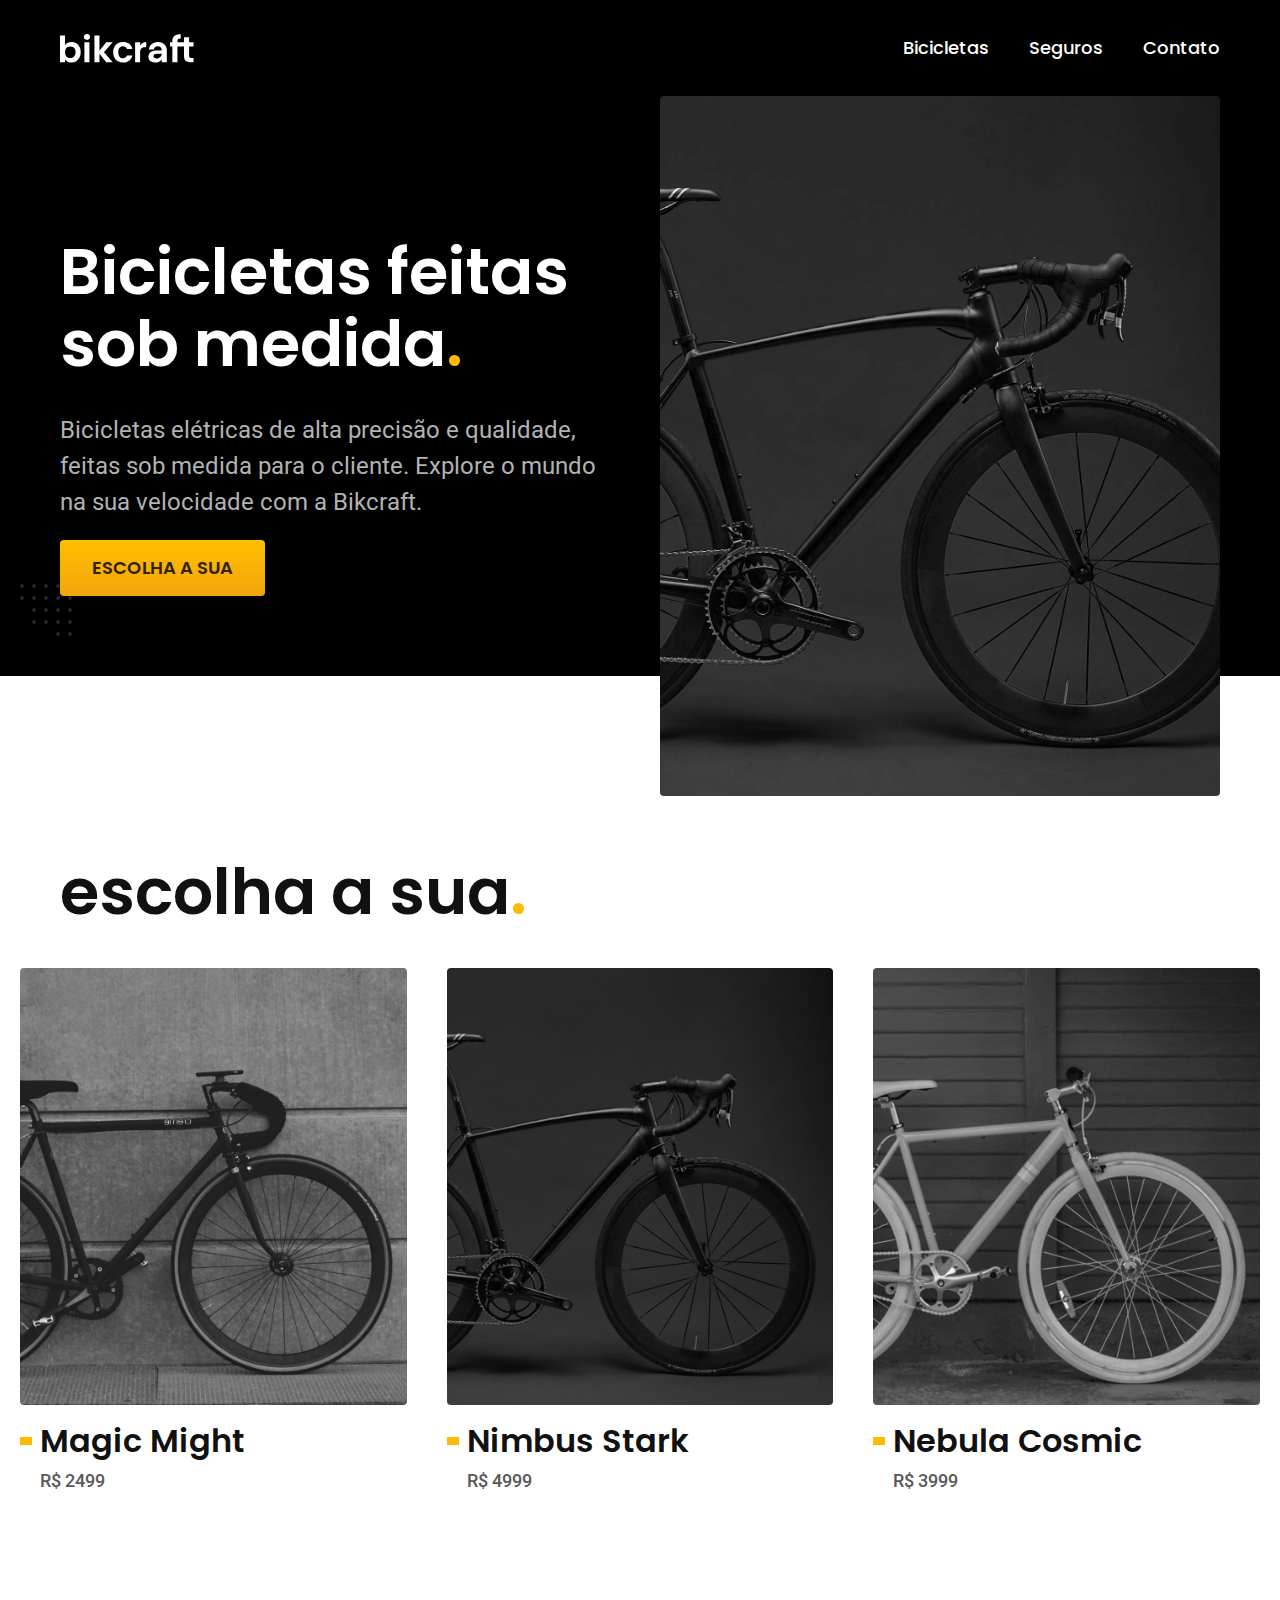
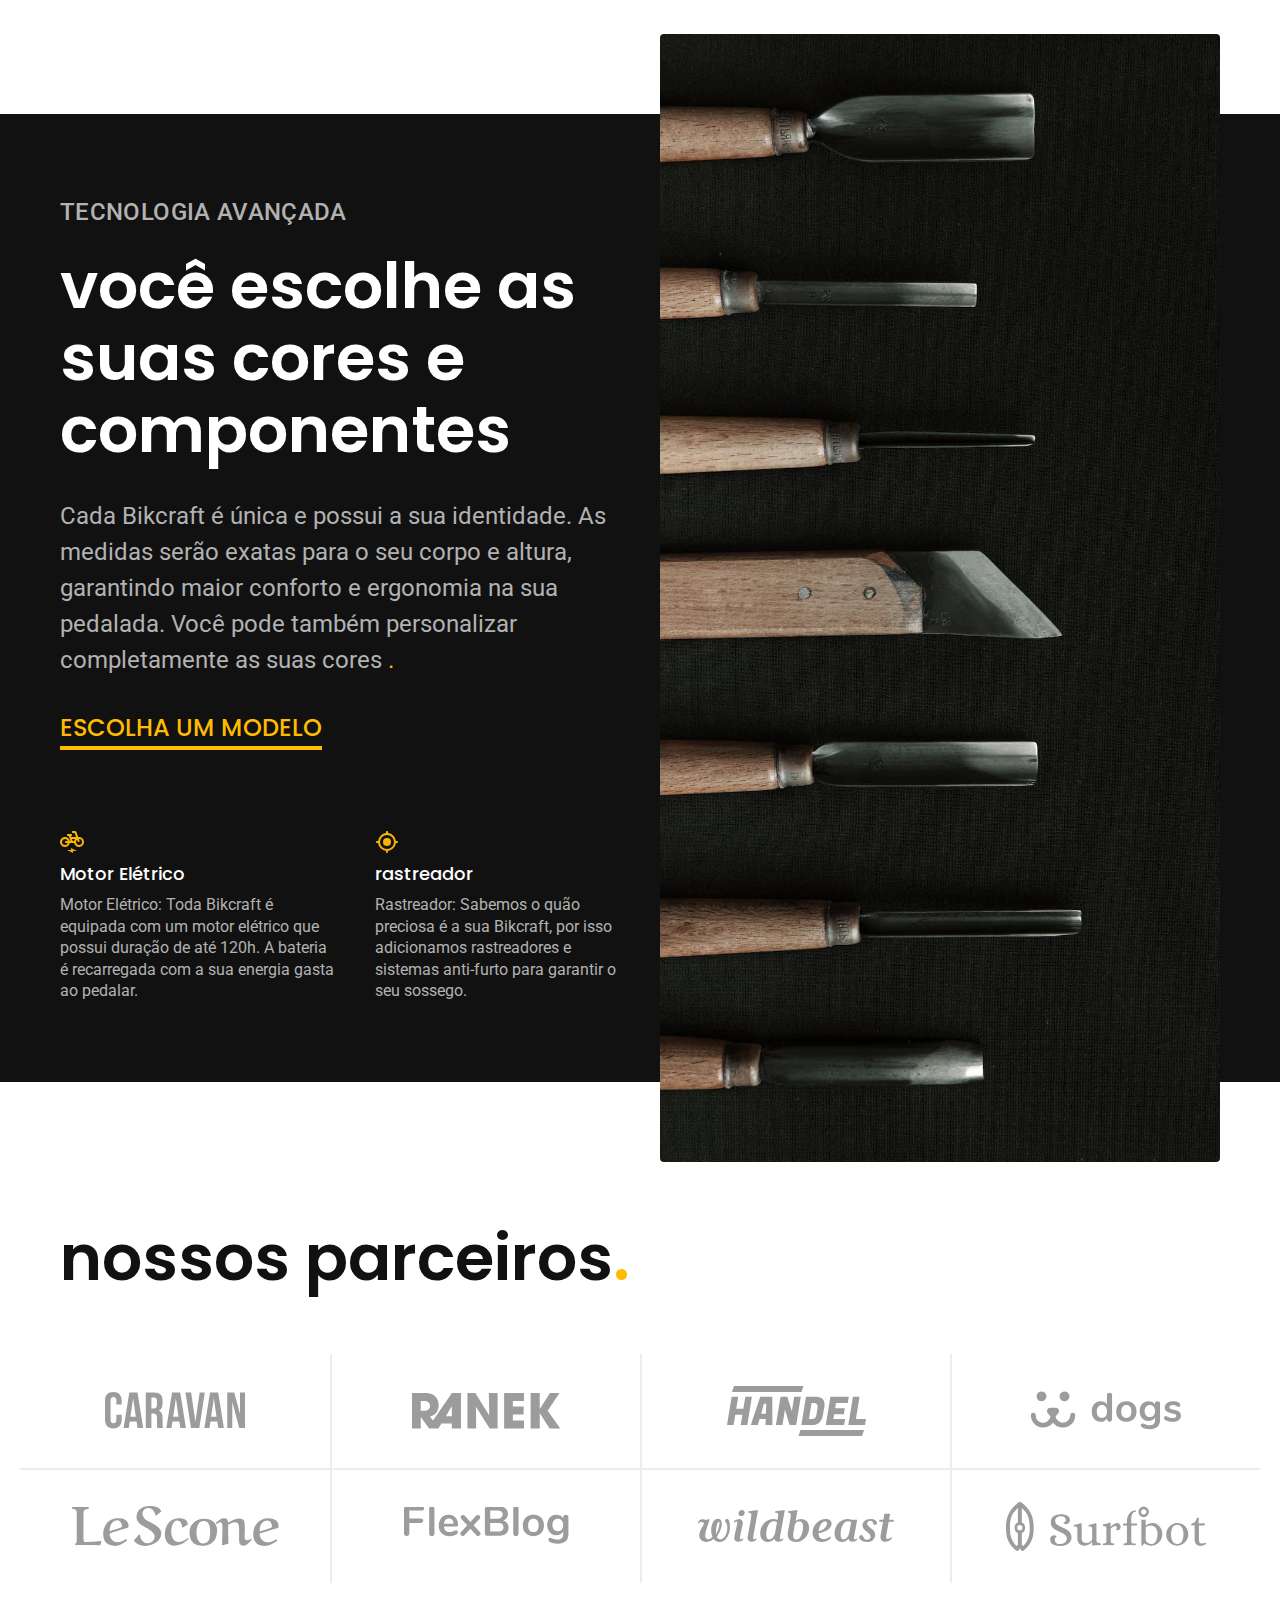
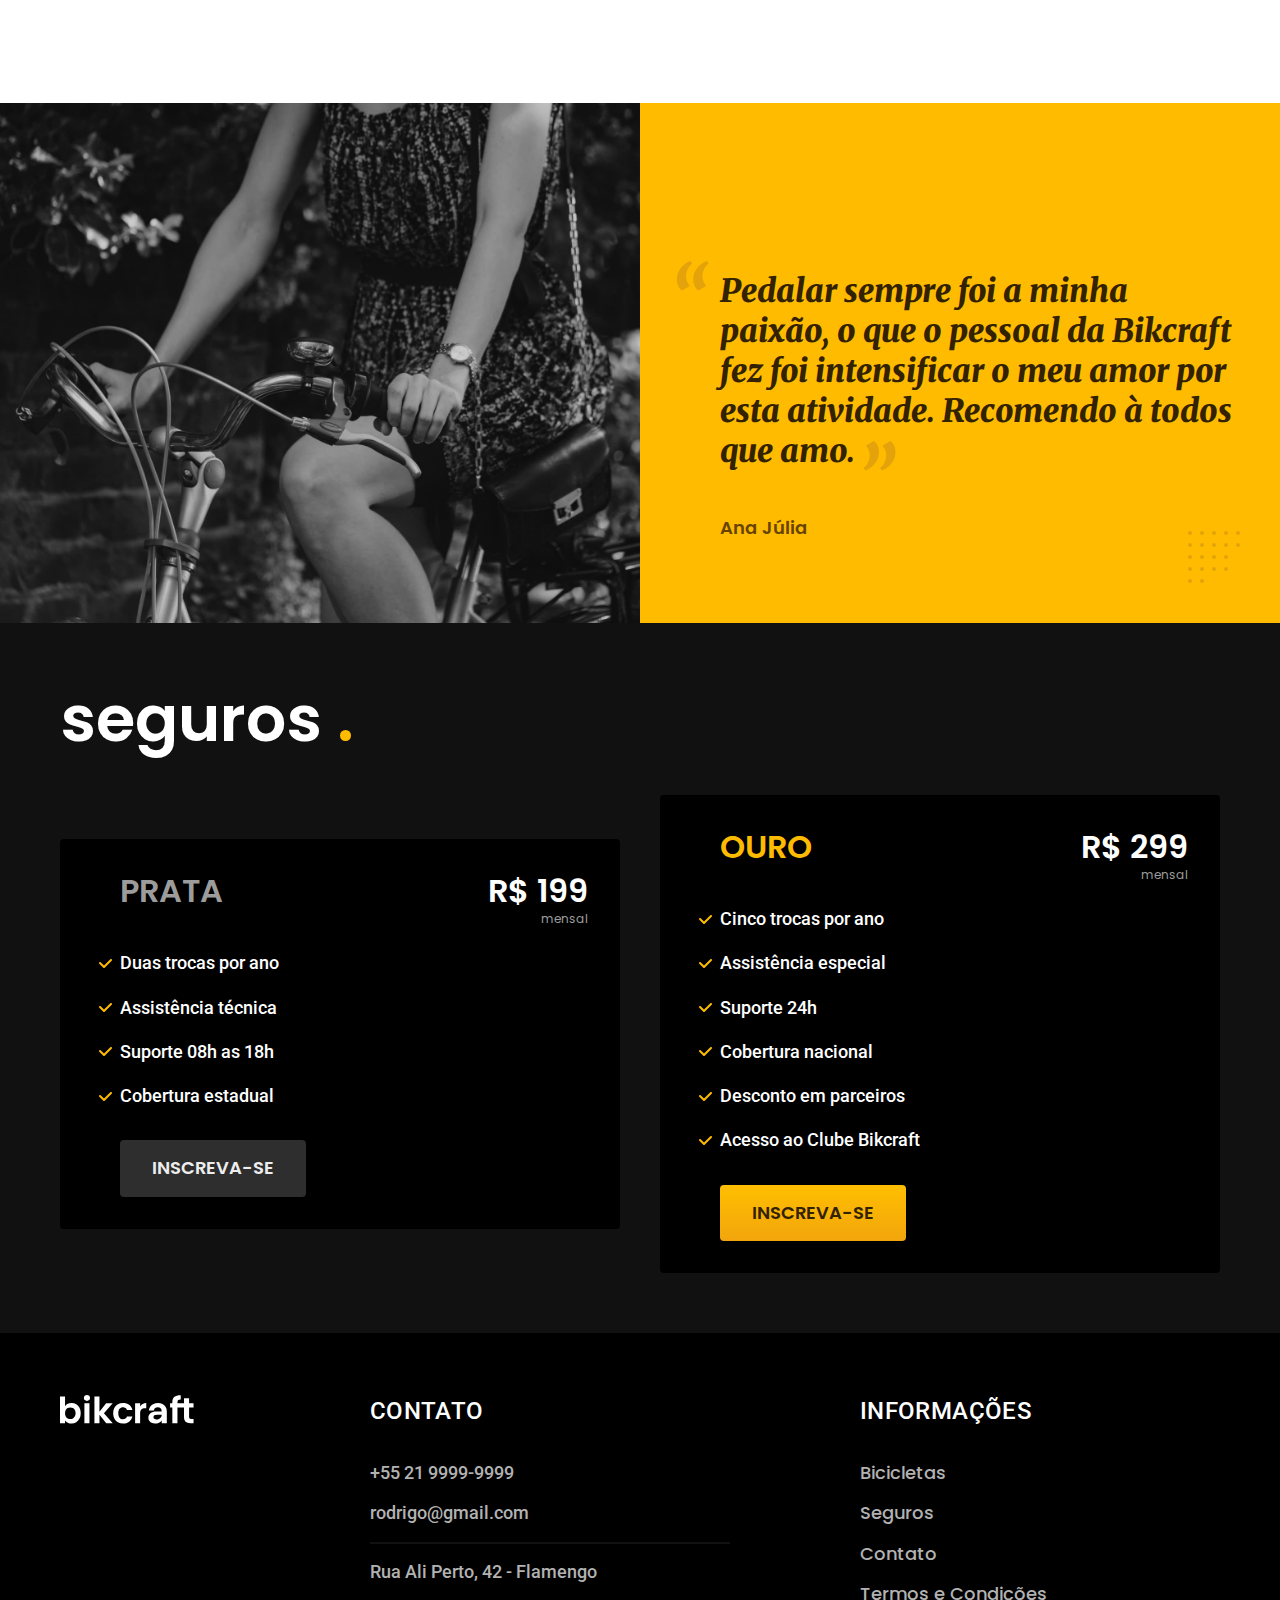
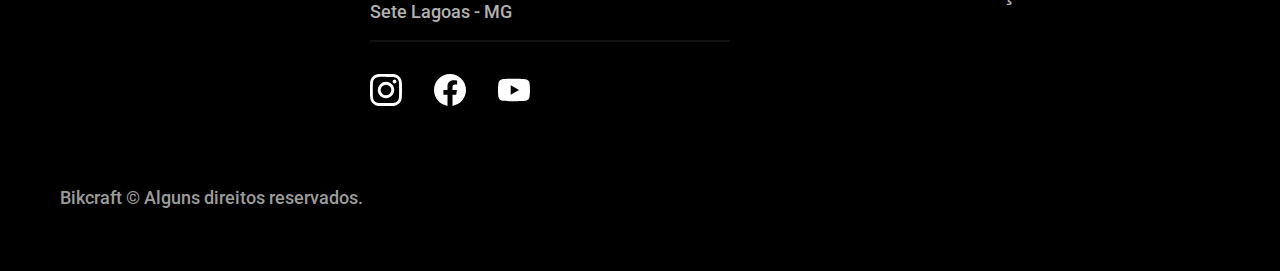
<file: index.html>
<!DOCTYPE html>
<html lang="pt-br">

<head>
  <meta charset="UTF-8">
  <meta name="viewport" content="width=device-width, initial-scale=1.0">
  <title>Bikcraft - Bicicletas Elétricas</title>
  <meta name="description" content="Bicicletas elétricas de alta precisão e qualidade, feitas sob medida para o cliente. Explore o mundo na sua velocidade com a Bikcraft.">


  <link rel="icon" href="./favicon.svg" type="image/svg+xml">
  <link rel="preload" href="./css/style.min.css" as="style">
  <link rel="stylesheet" href="./css/style.min.css">

  <script> document.documentElement.classList.add('js')</script>
  <link rel="preconnect" href="https://fonts.googleapis.com">
  <link rel="preconnect" href="https://fonts.gstatic.com" crossorigin>
  <link href="https://fonts.googleapis.com/css2?family=Merriweather:ital,wght@1,900&family=Poppins:wght@400;600&family=Roboto:wght@400;500&display=swap" rel="stylesheet">


</head>

<body>
  <header class="header-bg">
    <div class="header container">
      <a href="./">
        <img src="img/bikcraft.svg" width="136" height="32" alt="Bikcraft">
      </a>

      <nav aria-label="primaria">
        <ul class="header-menu font-1-m cor-0">
          <li><a href="./bicicletas.html">Bicicletas</a></li>
          <li><a href="./seguros.html">Seguros</a></li>
          <li><a href="./contato.html">Contato</a></li>
        </ul>
      </nav>
    </div>
  </header>

  <main class="introducao-bg">
    <div class="introducao container">
      <div class="introducao-conteudo">
        <h1 class="font-1-xxl cor-0 fadeInDown" data-anime="200">Bicicletas feitas sob medida<span class="cor-p1">.</span></h1>
        <p class="font-2-l cor-5 fadeInDown" data-anime="400">Bicicletas elétricas de alta precisão e qualidade, feitas sob medida para o cliente. Explore o mundo na sua velocidade com a Bikcraft.</p>
        <a class="botao fadeInDown" data-anime="600" href="./bicicletas.html">Escolha a sua</a>
      </div>

      <picture data-anime="800" class="fadeInDown">
        <source media="(max-width: 800px)" srcset="./img/bicicletas/nimbus.jpg">
        <img src="./img/fotos/introducao.jpg" width="1280" height="1600" alt="Bicicleta elétrica preta">
      </picture>
    </div>
  </main>

  <article class="bicicletas-lista">
    <h2 class="container font-1-xxl">escolha a sua<span class="cor-p1">.</span>
    </h2>

    <ul>
      <li>
        <a href="./bicicletas/magic.html">
          <img src="./img/bicicletas/magic-home.jpg" width="920" height="1040" alt="Bicicleta preta">
          <h3 class="font-1-xl">Magic Might</h3>
          <span class="font-2-m cor-8">R$ 2499</span>
        </a>
      </li>
      <li>
        <a href="./bicicletas/nimbus.html">
          <img src="./img/bicicletas/nimbus-home.jpg" width="920" height="1040" alt="Bicicleta preta">
          <h3 class="font-1-xl">Nimbus Stark </h3>
          <span class="font-2-m cor-8">R$ 4999</span>
        </a>
      </li>
      <li>
        <a href="./bicicletas/nebula.html">
          <img src="./img/bicicletas/nebula-home.jpg" width="920" height="1040" alt="Bicicleta preta">
          <h3 class="font-1-xl">Nebula Cosmic</h3>
          <span class="font-2-m cor-8">R$ 3999</span>
        </a>
      </li>
    </ul>
  </article>

  <article class="tecnologia-bg">
    <div class="tecnologia container">
      <div class="tecnologia-conteudo">
        <span class="font-2-l-b cor-5">Tecnologia Avançada</span>
        <h2 class="font-1-xxl cor-0">você escolhe as suas cores e componentes</h2>
        <p class="font-2-l cor-5">Cada Bikcraft é única e possui a sua identidade. As medidas serão exatas para o seu corpo e altura, garantindo maior conforto e ergonomia na sua pedalada. Você pode também personalizar completamente as suas cores <span class="cor-p1">.</span></p>
        <a class="link" href="./bicicletas.html">Escolha um modelo</a>
        <div class="tecnologia-vantagens">
          <div>
            <img src="img/icones/eletrica.svg" width="24" height="24" alt="">
            <h3 class="font-1-m cor-0">Motor Elétrico</h3>
            <p class="font-2-s cor-5">Motor Elétrico: Toda Bikcraft é equipada com um motor elétrico que possui duração de até 120h. A bateria é recarregada com a sua energia gasta ao pedalar.</p>
          </div>
          <div>
            <img src="img/icones/rastreador.svg" width="24" height="24" alt="">
            <h3 class="font-1-m cor-0">rastreador</h3>
            <p class="font-2-s cor-5">Rastreador: Sabemos o quão preciosa é a sua Bikcraft, por isso adicionamos rastreadores e sistemas anti-furto para garantir o seu sossego.</p>
          </div>
        </div>
      </div>
      <div class="tecnologia-imagem">
        <img src="./img/fotos/tecnologia.jpg" width="1200" height="1920" alt="">
      </div>
    </div>
  </article>

  <section class="parceiros" aria-label="Nossos Parceiros">
    <h2 class="container font-1-xxl">nossos parceiros<span class="cor-p1">.</span></h2>

    <ul>
      <li><img src="./img/parceiros/caravan.svg" width="140" height="38" alt="caravan"></li>
      <li><img src="./img/parceiros/ranek.svg" width="149" height="36" alt="caravan"></li>
      <li><img src="./img/parceiros/handel.svg" width="139" height="50" alt="caravan"></li>
      <li><img src="./img/parceiros/dogs.svg" width="152" height="39" alt="caravan"></li>
      <li><img src="./img/parceiros/lescone.svg" width="208" height="41" alt="caravan"></li>
      <li><img src="./img/parceiros/flexblog.svg" width="165" height="38" alt="caravan"></li>
      <li><img src="./img/parceiros/wildbeast.svg" width="196" height="34" alt="caravan"></li>
      <li><img src="./img/parceiros/surfbot.svg" width="200" height="49" alt="caravan"></li>


    </ul>
  </section>

  <section class="depoimento" aria-label="Depoimento">
    <div>
      <img src="./img/fotos/depoimento.jpg" width="1560" height="1360" alt="Pessoa pedalando uma bicicleta Bikcraft">
    </div>
    <div class="depoimento-conteudo">
      <blockquote class="font-1-xl cor-p5">
        <p>Pedalar sempre foi a minha paixão, o que o pessoal da Bikcraft fez foi intensificar o meu amor por esta atividade. Recomendo à todos que amo.
        </p>
        <span class="font-1-m-b cor-p4">Ana Júlia</span>
      </blockquote>
    </div>

  </section>

  <article class="seguros-bg">
    <div class="seguros container">
      <h2 class="font-1-xxl cor-0">seguros <span class="cor-p1">.</span></h2>
      <div class="seguros-item">
        <h3 class="font-1-xl cor-6">PRATA</h3>
        <span class="font-1-xl cor-0">R$ 199 <span class="font-1-xs cor-6">mensal</span></span>
        <ul class="font-2-m cor-0">
          <li>Duas trocas por ano</li>
          <li> Assistência técnica</li>
          <li> Suporte 08h as 18h</li>
          <li> Cobertura estadual</li>
        </ul>
        <a class="botao secundario" href="./orcamento.html">Inscreva-se</a>
      </div>
      <div class="seguros-item">
        <h3 class="font-1-xl cor-p1">OURO</h3>
        <span class="font-1-xl cor-0">R$ 299 <span class="font-1-xs cor-6">mensal</span></span>
        <ul class="font-2-m cor-0">
          <li>Cinco trocas por ano</li>
          <li>Assistência especial</li>
          <li> Suporte 24h</li>
          <li> Cobertura nacional</li>
          <li> Desconto em parceiros</li>
          <li> Acesso ao Clube Bikcraft</li>
        </ul>
        <a class="botao" href="./orcamento.html">Inscreva-se</a>
      </div>

    </div>
  </article>

  <footer class="footer-bg">
    <div class="footer container">
      <img src="./img/bikcraft.svg" width="136" height="32" alt="Bikcraft">
      <div class="footer-contato">
        <h3 class="font-2-l-b cor-0">Contato</h3>
        <ul class="font-2-m cor-5">
          <li><a href="tel:+552199999999">+55 21 9999-9999</a></li>
          <li><a href="mailto:rodrigo@gmail.com">rodrigo@gmail.com</a></li>
          <li>Rua Ali Perto, 42 - Flamengo</li>
          <li>Sete Lagoas - MG</li>
        </ul>
        <div class="footer-redes">
          <a href="./">
            <img src="./img/redes/instagram.svg" width="32" height="32" alt="Instagram">
          </a>
          <a href="./">
            <img src="./img/redes/facebook.svg" width="32" height="32" alt="Facebook">
          </a>
          <a href="./">
            <img src="./img/redes/youtube.svg" width="32" height="32" alt="Youtube">
          </a>
        </div>
      </div>
      <div class="footer-informacoes">
        <h3 class="font-2-l-b cor-0">Informações</h3>
        <nav>
          <ul class="font-1-m cor-5">
            <li><a href="./bicicletas.html">Bicicletas</a></li>
            <li><a href="./seguros.html">Seguros</a></li>
            <li><a href="./contato.html">Contato</a></li>
            <li><a href="./termos.html">Termos e Condições</a></li>
          </ul>
        </nav>
      </div>
      <p class="footer-copy font-2-m cor-6">Bikcraft © Alguns direitos reservados.</p>
    </div>
  </footer>

  <script src="./js/plugins/simple-anime.js"></script>
  <script src="./js/script.js"></script>
</body>

</html>
</file>
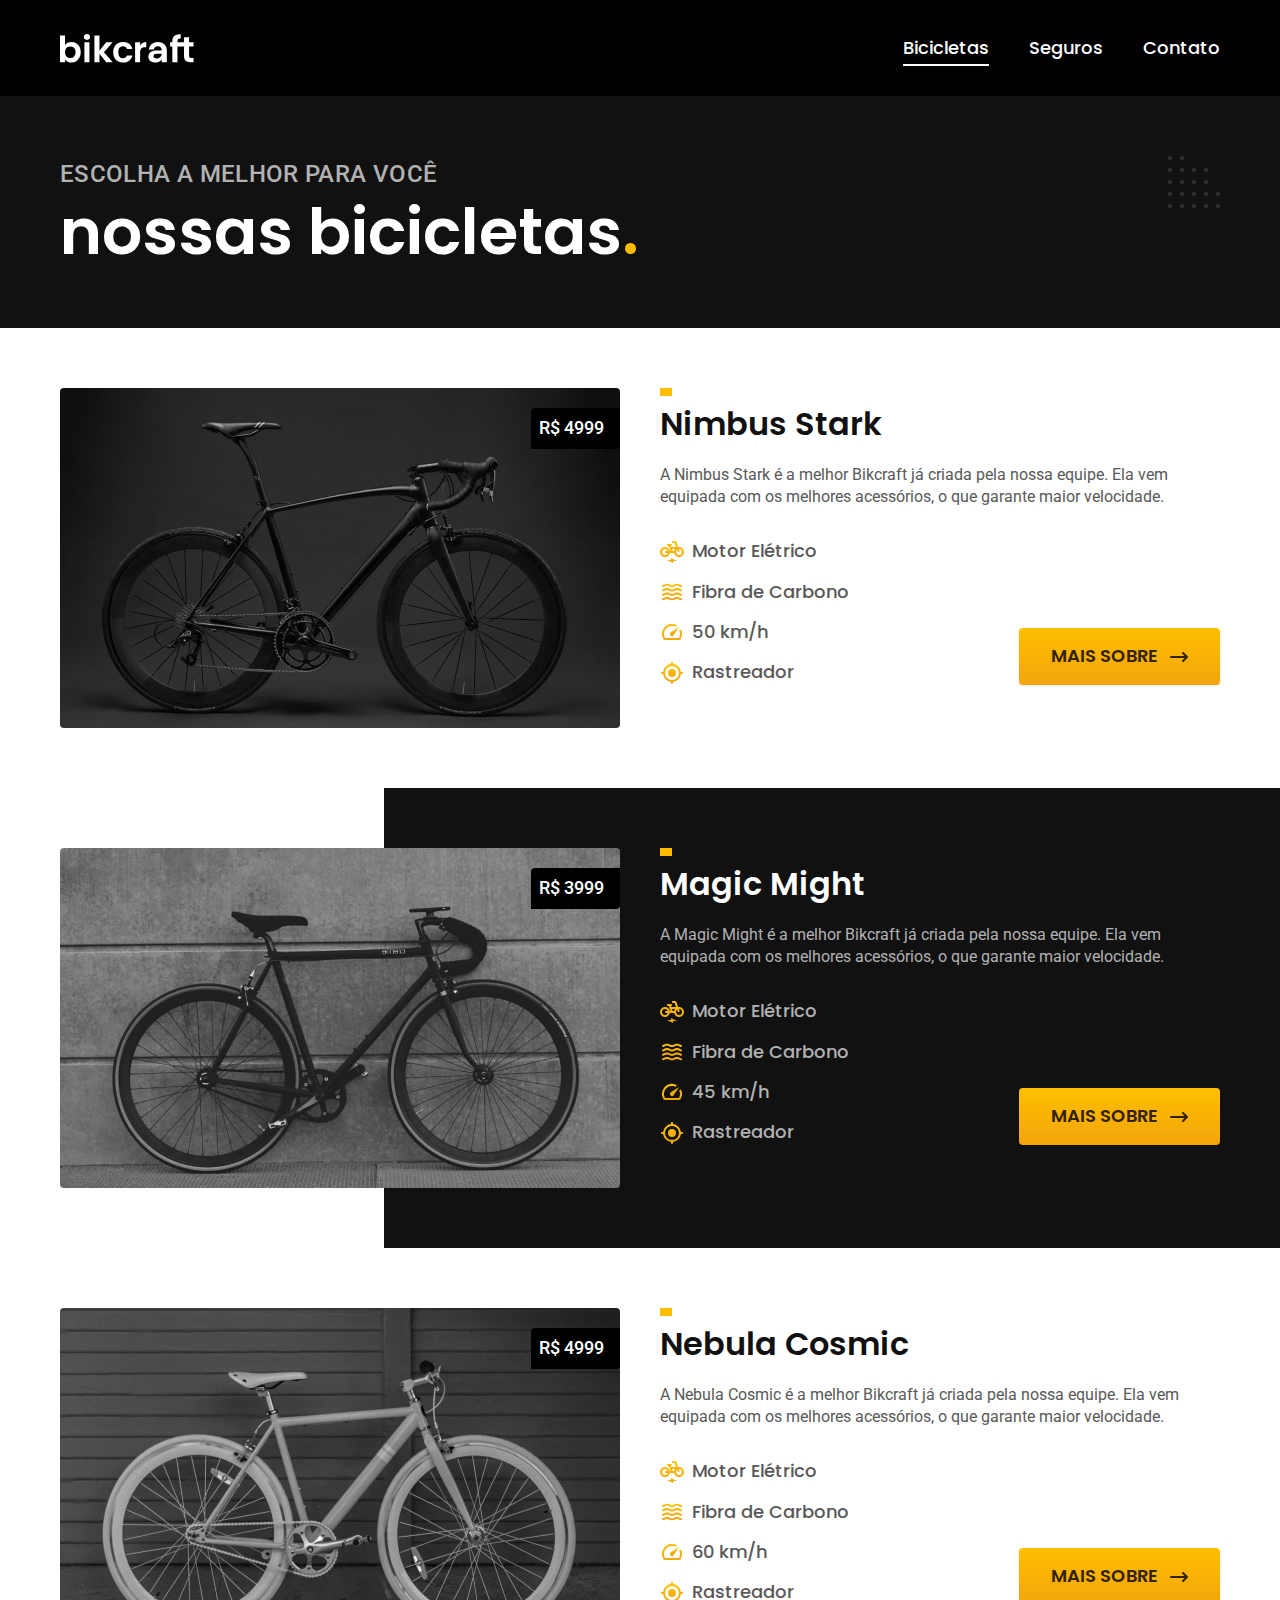
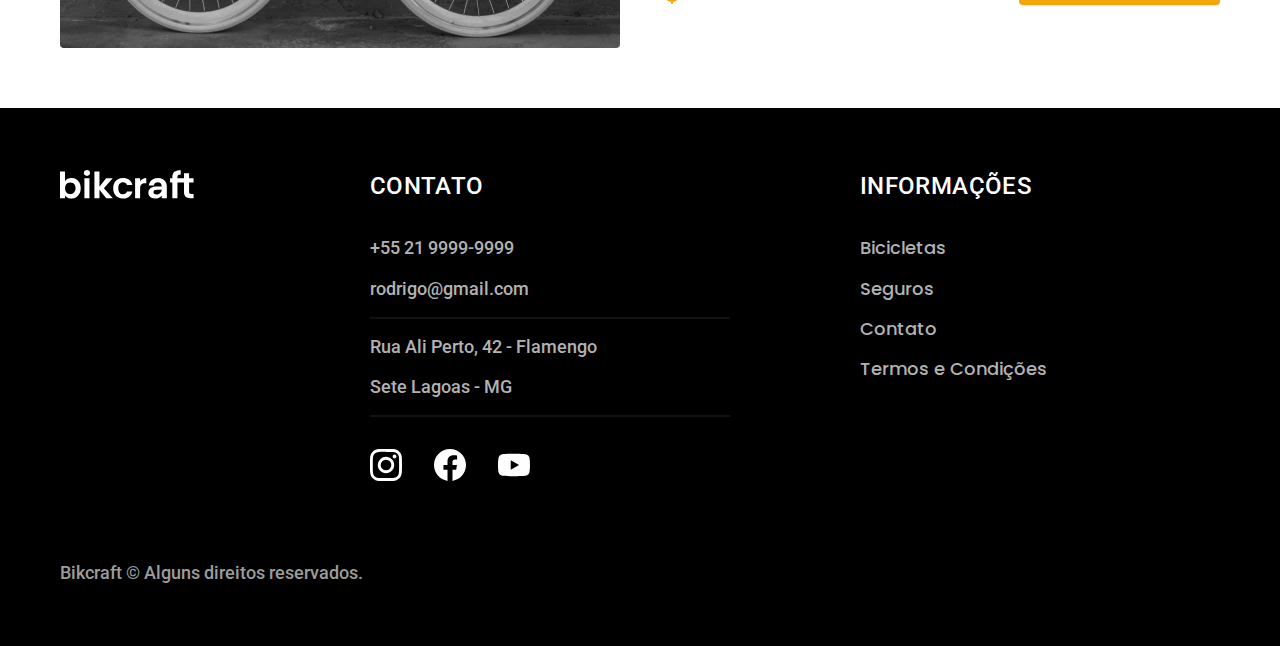
<file: bicicletas.html>
<!DOCTYPE html>
<html lang="pt-br">

<head>
  <meta charset="UTF-8">
  <meta name="viewport" content="width=device-width, initial-scale=1.0">
  <title>Bicicletas- Bikcraft </title>
  <meta name="description" content="Termos e Condições">

  <link rel="icon" href="./favicon.svg" type="image/svg+xml">
  <link rel="preload" href="./css/style.min.css" as="style">
  <link rel="stylesheet" href="./css/style.min.css">

  <script> document.documentElement.classList.add('js')</script>

  <link rel="preconnect" href="https://fonts.googleapis.com">
  <link rel="preconnect" href="https://fonts.gstatic.com" crossorigin>
  <link href="https://fonts.googleapis.com/css2?family=Merriweather:ital,wght@1,900&family=Poppins:wght@400;600&family=Roboto:wght@400;500&display=swap" rel="stylesheet">


</head>

<body id="bicicletas">
  <header class="header-bg">
    <div class="header container">
      <a href="./">
        <img src="img/bikcraft.svg" alt="Bikcraft">
      </a>

      <nav aria-label="primaria">
        <ul class="header-menu font-1-m cor-0">
          <li><a href="./bicicletas.html">Bicicletas</a></li>
          <li><a href="./seguros.html">Seguros</a></li>
          <li><a href="./contato.html">Contato</a></li>
        </ul>
      </nav>
    </div>
  </header>

  <main>
    <div class="titulo-bg">
      <div class="titulo container">
        <p class="font-2-l-b cor-5">Escolha a melhor para você</p>
        <h1 class="font-1-xxl cor-0">nossas bicicletas<span class="cor-p1">.</span></h1>
      </div>
    </div>


    <div class="bicicletas container">
      <div class="bicicletas-imagem">
        <img src="./img/bicicletas/nimbus.jpg" alt="Bicicleta preta">
        <span class="font-2-m cor-0">R$ 4999</span>
      </div>
      <div class="bicicletas-conteudo">
        <h2 class="font-1-xl">Nimbus Stark</h2>
        <p class="font-2-s cor-8">A Nimbus Stark é a melhor Bikcraft já criada pela nossa equipe. Ela vem equipada com os melhores acessórios, o que garante maior velocidade.</p>
        <ul class="font-1-m cor-8">
          <li>
            <img src="./img/icones/eletrica.svg" alt="">Motor Elétrico
          </li>
          <li>
            <img src="./img/icones/carbono.svg" alt="">Fibra de Carbono
          </li>
          <li>
            <img src="./img/icones/velocidade.svg" alt="">50 km/h
          </li>
          <li>
            <img src="./img/icones/rastreador.svg" alt="">Rastreador
          </li>
        </ul>
        <a class="botao seta" href="./bicicletas/nimbus.html">Mais sobre</a>
      </div>
    </div>


    <div class="bicicletas-bg">
      <div class="bicicletas container">
        <div class="bicicletas-imagem">
          <img src="./img/bicicletas/magic.jpg" alt="Bicicleta preta">
          <span class="font-2-m cor-0">R$ 3999</span>
        </div>
        <div class="bicicletas-conteudo">
          <h2 class="font-1-xl cor-0">Magic Might</h2>
          <p class="font-2-s cor-5">A Magic Might é a melhor Bikcraft já criada pela nossa equipe. Ela vem equipada com os melhores acessórios, o que garante maior velocidade.</p>
          <ul class="font-1-m cor-5">
            <li>
              <img src="./img/icones/eletrica.svg" alt="">Motor Elétrico
            </li>
            <li>
              <img src="./img/icones/carbono.svg" alt="">Fibra de Carbono
            </li>
            <li>
              <img src="./img/icones/velocidade.svg" alt="">45 km/h
            </li>
            <li>
              <img src="./img/icones/rastreador.svg" alt="">Rastreador
            </li>
          </ul>
          <a class="botao seta" href="./bicicletas/magic.html">Mais sobre</a>
        </div>
      </div>
    </div>

    <div class="bicicletas container">
      <div class="bicicletas-imagem">
        <img src="./img/bicicletas/nebula.jpg" alt="Bicicleta preta">
        <span class="font-2-m cor-0">R$ 4999</span>
      </div>
      <div class="bicicletas-conteudo">
        <h2 class="font-1-xl">Nebula Cosmic</h2>
        <p class="font-2-s cor-8">A Nebula Cosmic é a melhor Bikcraft já criada pela nossa equipe. Ela vem equipada com os melhores acessórios, o que garante maior velocidade.</p>
        <ul class="font-1-m cor-8">
          <li>
            <img src="./img/icones/eletrica.svg" alt="">Motor Elétrico
          </li>
          <li>
            <img src="./img/icones/carbono.svg" alt="">Fibra de Carbono
          </li>
          <li>
            <img src="./img/icones/velocidade.svg" alt="">60 km/h
          </li>
          <li>
            <img src="./img/icones/rastreador.svg" alt="">Rastreador
          </li>
        </ul>
        <a class="botao seta" href="./bicicletas/nebula.html">Mais sobre</a>
      </div>
    </div>


  </main>

  <footer class="footer-bg">
    <div class="footer container">
      <img src="./img/bikcraft.svg" alt="Bikcraft">
      <div class="footer-contato">
        <h3 class="font-2-l-b cor-0">Contato</h3>
        <ul class="font-2-m cor-5">
          <li><a href="tel:+552199999999">+55 21 9999-9999</a></li>
          <li><a href="mailto:rodrigo@gmail.com">rodrigo@gmail.com</a></li>
          <li>Rua Ali Perto, 42 - Flamengo</li>
          <li>Sete Lagoas - MG</li>
        </ul>
        <div class="footer-redes">
          <a href="./">
            <img src="./img/redes/instagram.svg" alt="Instagram">
          </a>
          <a href="./">
            <img src="./img/redes/facebook.svg" alt="Facebook">
          </a>
          <a href="./">
            <img src="./img/redes/youtube.svg" alt="Youtube">
          </a>
        </div>
      </div>
      <div class="footer-informacoes">
        <h3 class="font-2-l-b cor-0">Informações</h3>
        <nav>
          <ul class="font-1-m cor-5">
            <li><a href="./bicicletas.html">Bicicletas</a></li>
            <li><a href="./seguros.html">Seguros</a></li>
            <li><a href="./contato.html">Contato</a></li>
            <li><a href="./termos.html">Termos e Condições</a></li>
          </ul>
        </nav>
      </div>
      <p class="footer-copy font-2-m cor-6">Bikcraft © Alguns direitos reservados.</p>
    </div>
  </footer>

  <script src="./js/script.js"></script>
</body>

</html>
</file>
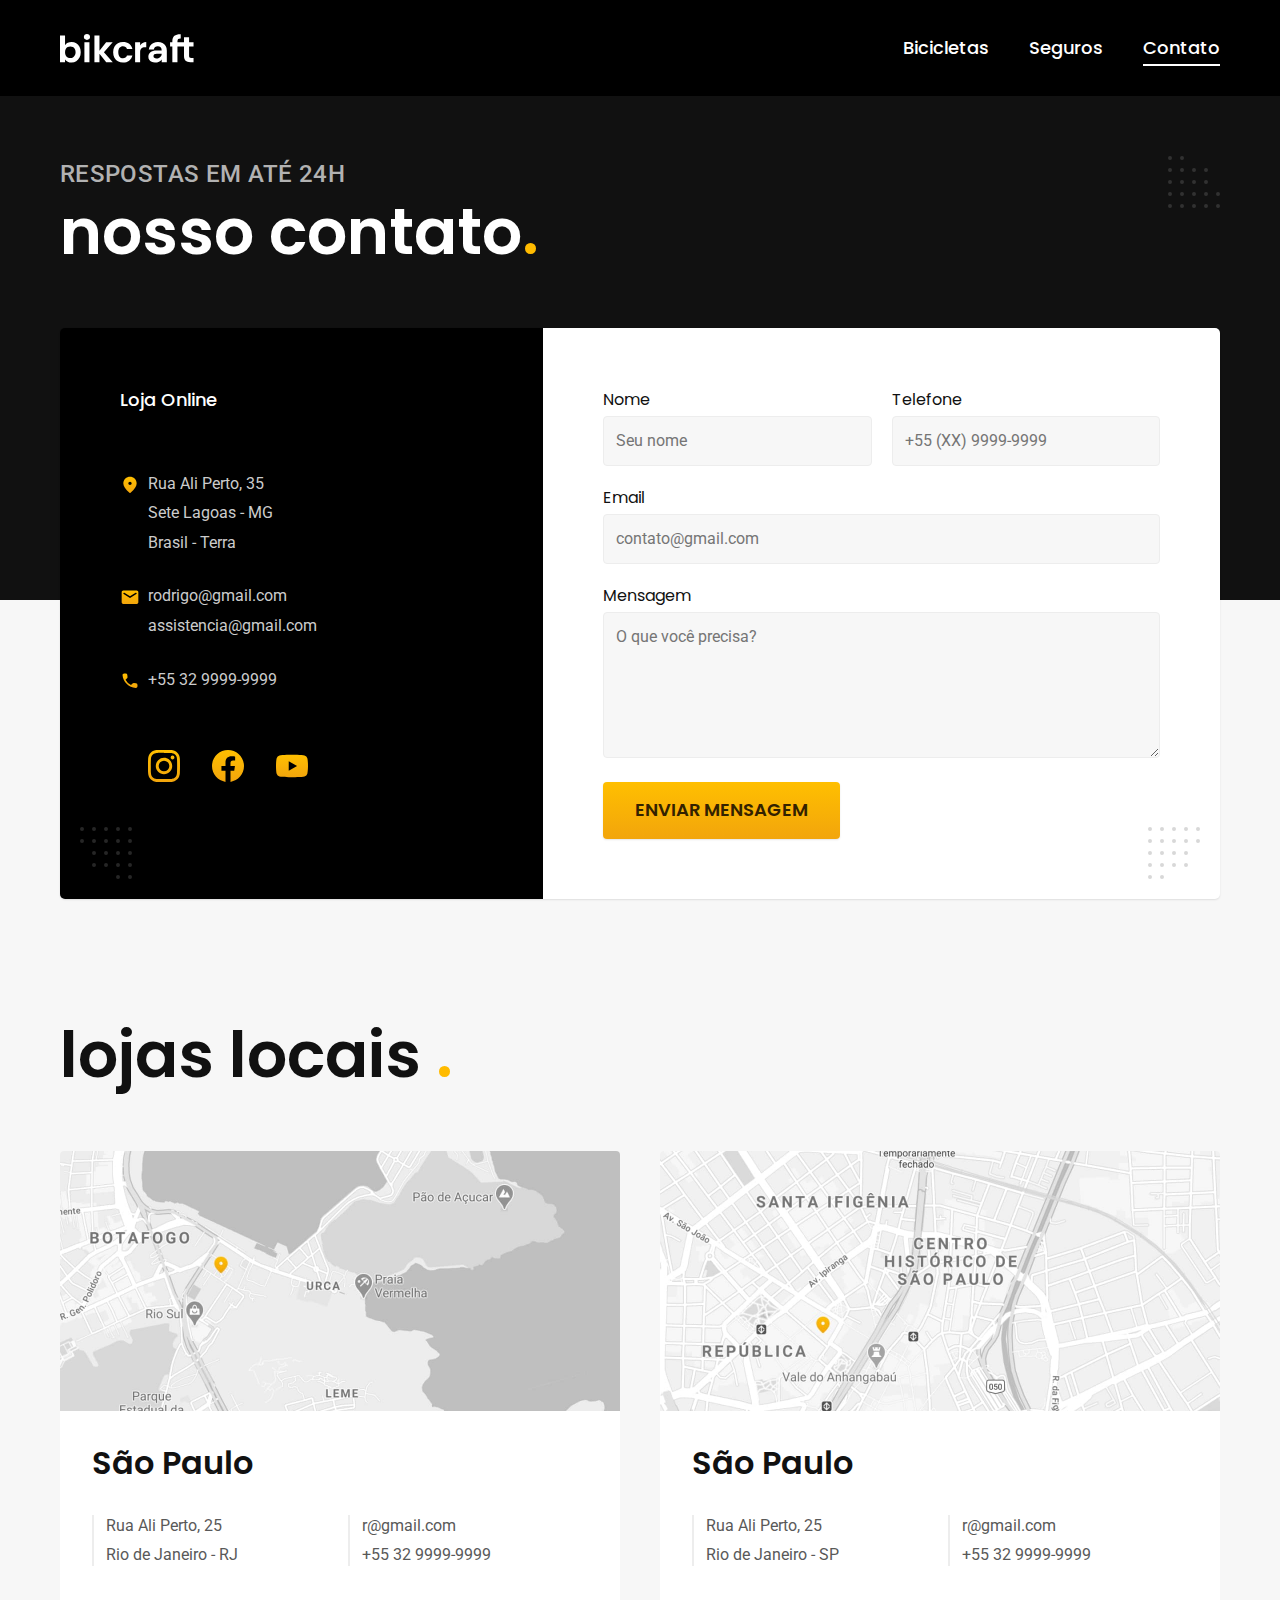
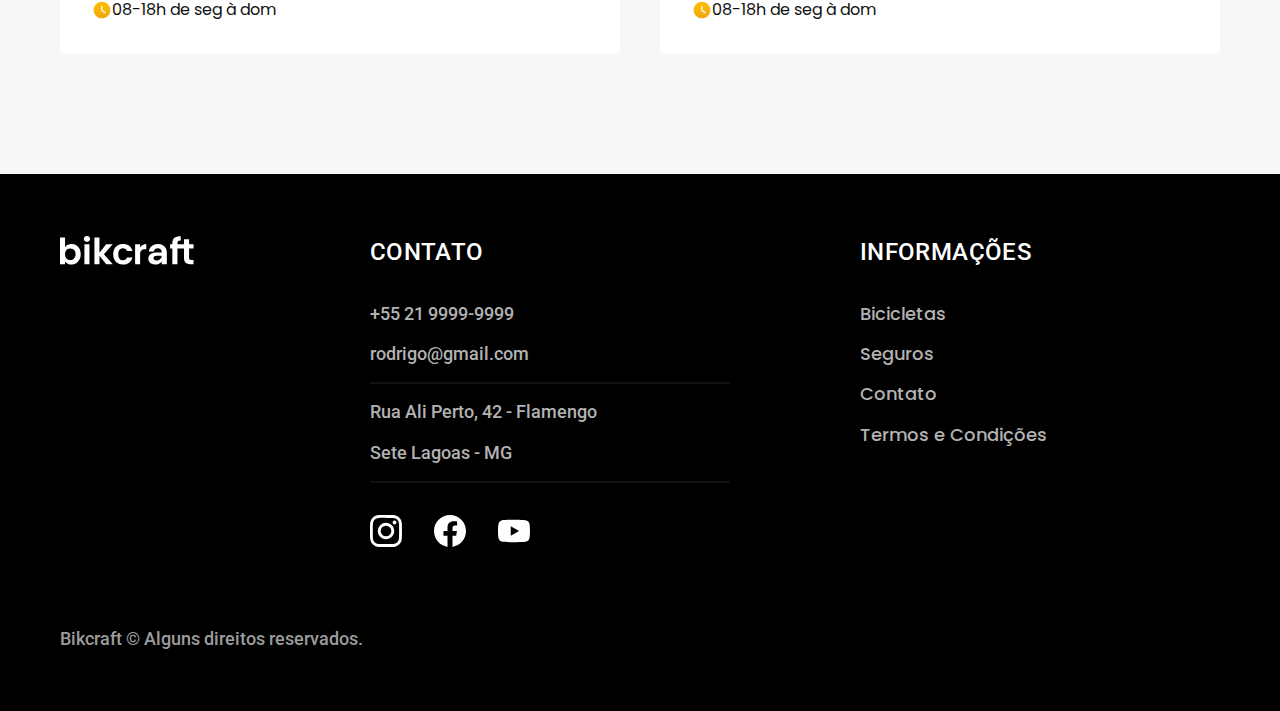
<file: contato.html>
<!DOCTYPE html>
<html lang="pt-br">

<head>
  <meta charset="UTF-8">
  <meta name="viewport" content="width=device-width, initial-scale=1.0">
  <title>Contato | Bikcraft </title>
  <meta name="description" content="Termos e Condições">

  <link rel="icon" href="./favicon.svg" type="image/svg+xml">
  <link rel="preload" href="./css/style.min.css" as="style">
  <link rel="stylesheet" href="./css/style.min.css">

  <script> document.documentElement.classList.add('js')</script>
  <link rel="preconnect" href="https://fonts.googleapis.com">
  <link rel="preconnect" href="https://fonts.gstatic.com" crossorigin>
  <link href="https://fonts.googleapis.com/css2?family=Merriweather:ital,wght@1,900&family=Poppins:wght@400;600&family=Roboto:wght@400;500&display=swap" rel="stylesheet">


</head>

<body id="contato">
  <header class="header-bg">
    <div class="header container">
      <a href="./">
        <img src="img/bikcraft.svg" alt="Bikcraft">
      </a>

      <nav aria-label="primaria">
        <ul class="header-menu font-1-m cor-0">
          <li><a href="./bicicletas.html">Bicicletas</a></li>
          <li><a href="./seguros.html">Seguros</a></li>
          <li><a href="./contato.html">Contato</a></li>
        </ul>
      </nav>
    </div>
  </header>

  <main>
    <div class="titulo-bg">
      <div class="titulo container">
        <p class="font-2-l-b cor-5">Respostas em até 24h</p>
        <h1 class="font-1-xxl cor-0">nosso contato<span class="cor-p1">.</span></h1>
      </div>
    </div>

    <div class="contato container">
      <section class="contato-dados" aria-label="Endereço">
        <h2 class="font-1-m cor-0">Loja Online</h2>
        <div class="contato-endereço font-2-s cor-4">
          <p>Rua Ali Perto, 35</p>
          <p>Sete Lagoas - MG</p>
          <p>Brasil - Terra</p>

        </div>
        <address class="contato-meios font-2-s cor-4">
          <a href="mailto:rodrigo@gmail.com">rodrigo@gmail.com</a>
          <a href="mailto:assistencia@gmail.com">assistencia@gmail.com</a>
          <a href="tel:+55329999-9999">+55 32 9999-9999</a>
        </address>
        <div class="contato-redes">
          <a href="./">
            <img src="./img/redes/instagram-p.svg" alt="Instagram">
          </a>
          <a href="./">
            <img src="./img/redes/facebook-p.svg" alt="Facebook">
          </a>
          <a href="./">
            <img src="./img/redes/youtube-p.svg" alt="Youtube">
          </a>
        </div>
      </section>
      <section class="contato-formulario" aria-label="Formulário">
        <form class="form" action="./contato.html">
          <div>
            <label for="nome">Nome</label>
            <input type="text" id="nome" name="nome" placeholder="Seu nome">
          </div>
          <div>
            <label for="telefone">Telefone</label>
            <input type="text" id="telefone" name="telefone" placeholder="+55 (XX) 9999-9999">
          </div>
          <div class="col-2">
            <label for="email">Email</label>
            <input type="email" id="email" name="email" placeholder="contato@gmail.com">
          </div>
          <div class="col-2">
            <label for="mensagem">Mensagem</label>
            <textarea rows="5" id="mensagem" name="mensagem" placeholder="O que você precisa?"></textarea>
          </div>
          <button class="botao col-2">Enviar Mensagem</button>
        </form>

      </section>

    </div>

  </main>

  <article class="lojas container">
    <h2 class="font-1-xxl">lojas locais <span class="cor-p1">.</span></h2>
    <div class="lojas-item">
      <img src="./img/lojas/rj.jpg" alt="mapam arcando o endereço em Rua Ali Perto, 25 - Rio de Janeiro - RJ">
      <div class="lojas-conteudo">
        <h3 class="font-1-xl">São Paulo</h3>
        <div class="lojas-dados font-2-s cor-8">
          <p>Rua Ali Perto, 25</p>
          <p>Rio de Janeiro - RJ</p>
        </div>
        <div class="lojas-dados font-2-s cor-8">
          <a href="mailto:ra@gmail.com">r@gmail.com</a>
          <a href="tel:+55329999-9999">+55 32 9999-9999</a>
        </div>
        <p class="lojas-tempo font-1-s"><img src="./img/icones/horario.svg" alt="">08-18h de seg à dom</p>
      </div>
    </div>
    <div class="lojas-item">
      <img src="./img/lojas/sp.jpg" alt="mapam arcando o endereço em Rua Ali Perto, 25 - Rio de Janeiro - SP">
      <div class="lojas-conteudo">
        <h3 class="font-1-xl">São Paulo</h3>
        <div class="lojas-dados font-2-s cor-8">
          <p>Rua Ali Perto, 25</p>
          <p>Rio de Janeiro - SP</p>
        </div>
        <div class="lojas-dados font-2-s cor-8">
          <a href="mailto:ra@gmail.com">r@gmail.com</a>
          <a href="tel:+55329999-9999">+55 32 9999-9999</a>
        </div>
        <p class="lojas-tempo font-1-s"><img src="./img/icones/horario.svg" alt="">08-18h de seg à dom</p>
      </div>
    </div>
  </article>

  <footer class="footer-bg">
    <div class="footer container">
      <img src="./img/bikcraft.svg" alt="Bikcraft">
      <div class="footer-contato">
        <h3 class="font-2-l-b cor-0">Contato</h3>
        <ul class="font-2-m cor-5">
          <li><a href="tel:+552199999999">+55 21 9999-9999</a></li>
          <li><a href="mailto:rodrigo@gmail.com">rodrigo@gmail.com</a></li>
          <li>Rua Ali Perto, 42 - Flamengo</li>
          <li>Sete Lagoas - MG</li>
        </ul>
        <div class="footer-redes">
          <a href="./">
            <img src="./img/redes/instagram.svg" alt="Instagram">
          </a>
          <a href="./">
            <img src="./img/redes/facebook.svg" alt="Facebook">
          </a>
          <a href="./">
            <img src="./img/redes/youtube.svg" alt="Youtube">
          </a>
        </div>
      </div>
      <div class="footer-informacoes">
        <h3 class="font-2-l-b cor-0">Informações</h3>
        <nav>
          <ul class="font-1-m cor-5">
            <li><a href="./bicicletas.html">Bicicletas</a></li>
            <li><a href="./seguros.html">Seguros</a></li>
            <li><a href="./contato.html">Contato</a></li>
            <li><a href="./contato.html">Termos e Condições</a></li>
          </ul>
        </nav>
      </div>
      <p class="footer-copy font-2-m cor-6">Bikcraft © Alguns direitos reservados.</p>
    </div>
  </footer>
  <script src="./js/script.js"></script>
</body>

</html>
</file>
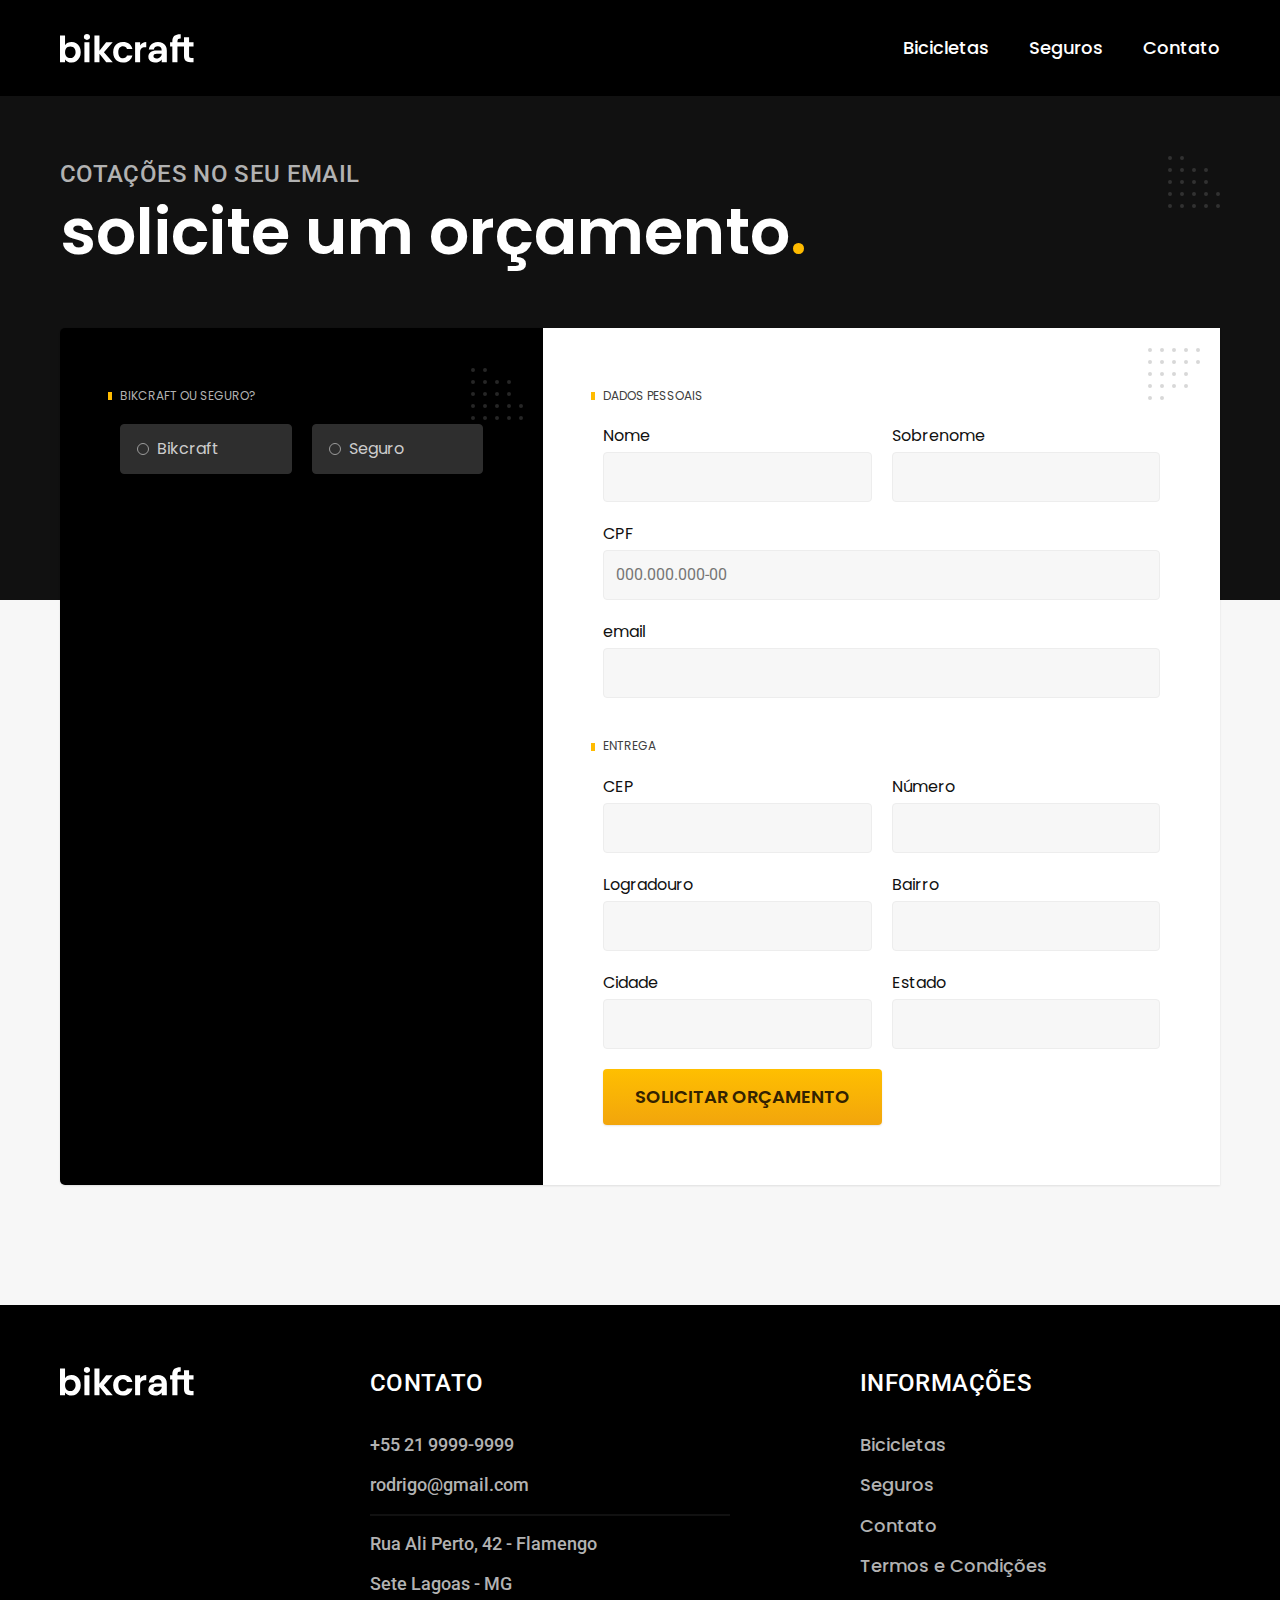
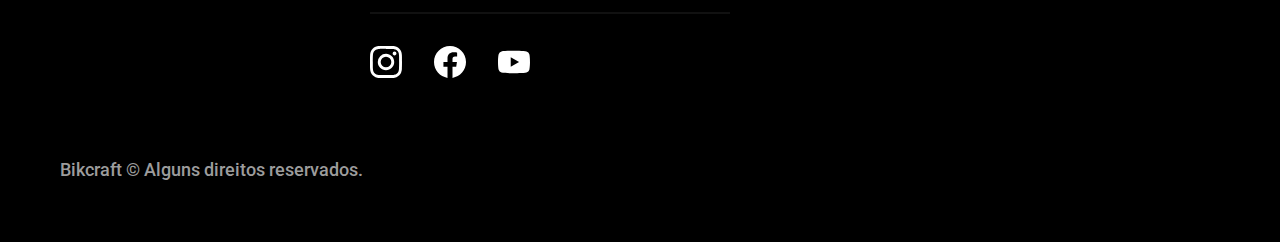
<file: orcamento.html>
<!DOCTYPE html>
<html lang="pt-br">

<head>
  <meta charset="UTF-8">
  <meta name="viewport" content="width=device-width, initial-scale=1.0">
  <title>Orçamento | Bikcraft </title>
  <meta name="description" content="Termos e Condições">

  <link rel="icon" href="./favicon.svg" type="image/svg+xml">
  <link rel="preload" href="./css/style.min.css" as="style">
  <link rel="stylesheet" href="./css/style.min.css">

  <script> document.documentElement.classList.add('js')</script>

  <link rel="preconnect" href="https://fonts.googleapis.com">
  <link rel="preconnect" href="https://fonts.gstatic.com" crossorigin>
  <link href="https://fonts.googleapis.com/css2?family=Merriweather:ital,wght@1,900&family=Poppins:wght@400;600&family=Roboto:wght@400;500&display=swap" rel="stylesheet">


</head>

<body id="orcamento">
  <header class="header-bg">
    <div class="header container">
      <a href="./">
        <img src="img/bikcraft.svg" alt="Bikcraft">
      </a>

      <nav aria-label="primaria">
        <ul class="header-menu font-1-m cor-0">
          <li><a href="./bicicletas.html">Bicicletas</a></li>
          <li><a href="./seguros.html">Seguros</a></li>
          <li><a href="./contato.html">Contato</a></li>
        </ul>
      </nav>
    </div>
  </header>

  <main>
    <div class="titulo-bg">
      <div class="titulo container">
        <p class="font-2-l-b cor-5">Cotações no seu Email</p>
        <h1 class="font-1-xxl cor-0">solicite um orçamento<span class="cor-p1">.</span></h1>
      </div>
    </div>

    <form class="orcamento container" action="./">
      <div class="orcamento-produto">
        <h2 class="font-1-xs cor-5">Bikcraft ou Seguro?</h2>

        <input type="radio" name="tipo" value="bikcraft" id="bikcraft">
        <label for="bikcraft">Bikcraft</label>

        <input type="radio" name="tipo" value="seguro" id="seguro">
        <label for="seguro">Seguro</label>

        <div class="orcamento-conteudo" id="orcamento-bikcraft">
          <h2 class="font-1-xs cor-5">Escolha a sua </h2>

          <input type="radio" name="produto" value="nimbus" id="nimbus">
          <label for="nimbus">Nimbus Stark <span>R$ 4999</span></label>
          <div class="orcamento-detalhes">
            <ul class="font-1-xs cor-8">
              <li> <img src="./img/icones/eletrica.svg" alt="">Motor Elétrico</li>
              <li> <img src="./img/icones/carbono.svg" alt="">Fibra de Carbono</li>
              <li> <img src="./img/icones/velocidade.svg" alt="">50 km/h </li>
              <li> <img src="./img/icones/rastreador.svg" alt="">Rastreador</li>
            </ul>
            <img src="./img/bicicletas/nimbus.jpg" alt="Bicicleta preta">
          </div>

          <input type="radio" name="produto" value="magic" id="magic">
          <label for="magic">Magic Might <span>R$ 2499</span> </label>
          <div class="orcamento-detalhes">
            <ul class="font-1-xs cor-8">
              <li> <img src="./img/icones/eletrica.svg" alt="">Motor Elétrico</li>
              <li> <img src="./img/icones/carbono.svg" alt="">Fibra de Carbono</li>
              <li> <img src="./img/icones/velocidade.svg" alt="">45 km/h </li>
              <li> <img src="./img/icones/rastreador.svg" alt="">Rastreador</li>
            </ul>
            <img src="./img/bicicletas/magic.jpg" alt="Bicicleta preta">
          </div>


          <input type="radio" name="produto" value="nebula" id="nebula">
          <label for="nebula">Nebula Cosmic <span>R$ 3999</span></label>

          <div class="orcamento-detalhes">
            <ul class="font-1-xs cor-8">
              <li> <img src="./img/icones/eletrica.svg" alt="">Motor Elétrico</li>
              <li> <img src="./img/icones/carbono.svg" alt="">Fibra de Carbono</li>
              <li> <img src="./img/icones/velocidade.svg" alt="">50 km/h </li>
              <li> <img src="./img/icones/rastreador.svg" alt="">Rastreador</li>
            </ul>
            <img src="./img/bicicletas/nebula.jpg" alt="Bicicleta branca">
          </div>
        </div>

        <div class="orcamento-conteudo" id="orcamento-seguro">
          <h2 class="font-1-xs cor-5">Escolha o plano</h2>

          <input type="radio" name="produto" value="prata" id="prata">
          <label for="prata">Prata <span>R$ 199</span></label>

          <input type="radio" name="produto" value="ouro" id="ouro">
          <label for="ouro">Ouro <span>R$ 299</span></label>

        </div>
      </div>
      <div class="orcamento-dados form">
        <h2 class="font-1-xs cor-9 col-2">dados pessoais</h2>
        <div>
          <label for="nome">Nome</label>
          <input type="text" id="nome" name="nome">
        </div>
        <div>
          <label for="sobrenome">Sobrenome</label>
          <input type="text" id="sobrenome" name="sobrenome">
        </div>
        <div class="col-2">
          <label for="cpf">CPF</label>
          <input type="text" id="cpf" name="cpf" placeholder="000.000.000-00">
        </div>
        <div class="col-2">
          <label for="email">email</label>
          <input type="email" id="email" name="email">
        </div>
        <h2 class="font-1-xs cor-9 col-2">entrega</h2>
        <div>
          <label for="cep">CEP</label>
          <input type="text" id="cep" name="cep">
        </div>
        <div>
          <label for="numero">Número</label>
          <input type="text" id="numero" name="numero">
        </div>
        <div>
          <label for="logradouro">Logradouro</label>
          <input type="text" id="logradouro" name="logradouro">
        </div>
        <div>
          <label for="bairro">Bairro</label>
          <input type="text" id="bairro" name="bairro">
        </div>
        <div>
          <label for="cidade">Cidade</label>
          <input type="text" id="cidade" name="cidade">
        </div>
        <div>
          <label for="estado">Estado</label>
          <input type="text" id="estado" name="estado">
        </div>
        <button class="botao col-2">Solicitar Orçamento </button>
      </div>
    </form>
  </main>

  <footer class="footer-bg">
    <div class="footer container">
      <img src="./img/bikcraft.svg" alt="Bikcraft">
      <div class="footer-contato">
        <h3 class="font-2-l-b cor-0">Contato</h3>
        <ul class="font-2-m cor-5">
          <li><a href="tel:+552199999999">+55 21 9999-9999</a></li>
          <li><a href="mailto:rodrigo@gmail.com">rodrigo@gmail.com</a></li>
          <li>Rua Ali Perto, 42 - Flamengo</li>
          <li>Sete Lagoas - MG</li>
        </ul>
        <div class="footer-redes">
          <a href="./">
            <img src="./img/redes/instagram.svg" alt="Instagram">
          </a>
          <a href="./">
            <img src="./img/redes/facebook.svg" alt="Facebook">
          </a>
          <a href="./">
            <img src="./img/redes/youtube.svg" alt="Youtube">
          </a>
        </div>
      </div>
      <div class="footer-informacoes">
        <h3 class="font-2-l-b cor-0">Informações</h3>
        <nav>
          <ul class="font-1-m cor-5">
            <li><a href="./bicicletas.html">Bicicletas</a></li>
            <li><a href="./seguros.html">Seguros</a></li>
            <li><a href="./contato.html">Contato</a></li>
            <li><a href="./contato.html">Termos e Condições</a></li>
          </ul>
        </nav>
      </div>
      <p class="footer-copy font-2-m cor-6">Bikcraft © Alguns direitos reservados.</p>
    </div>
  </footer>
  <script src="./js/script.js"></script>
</body>

</html>
</file>
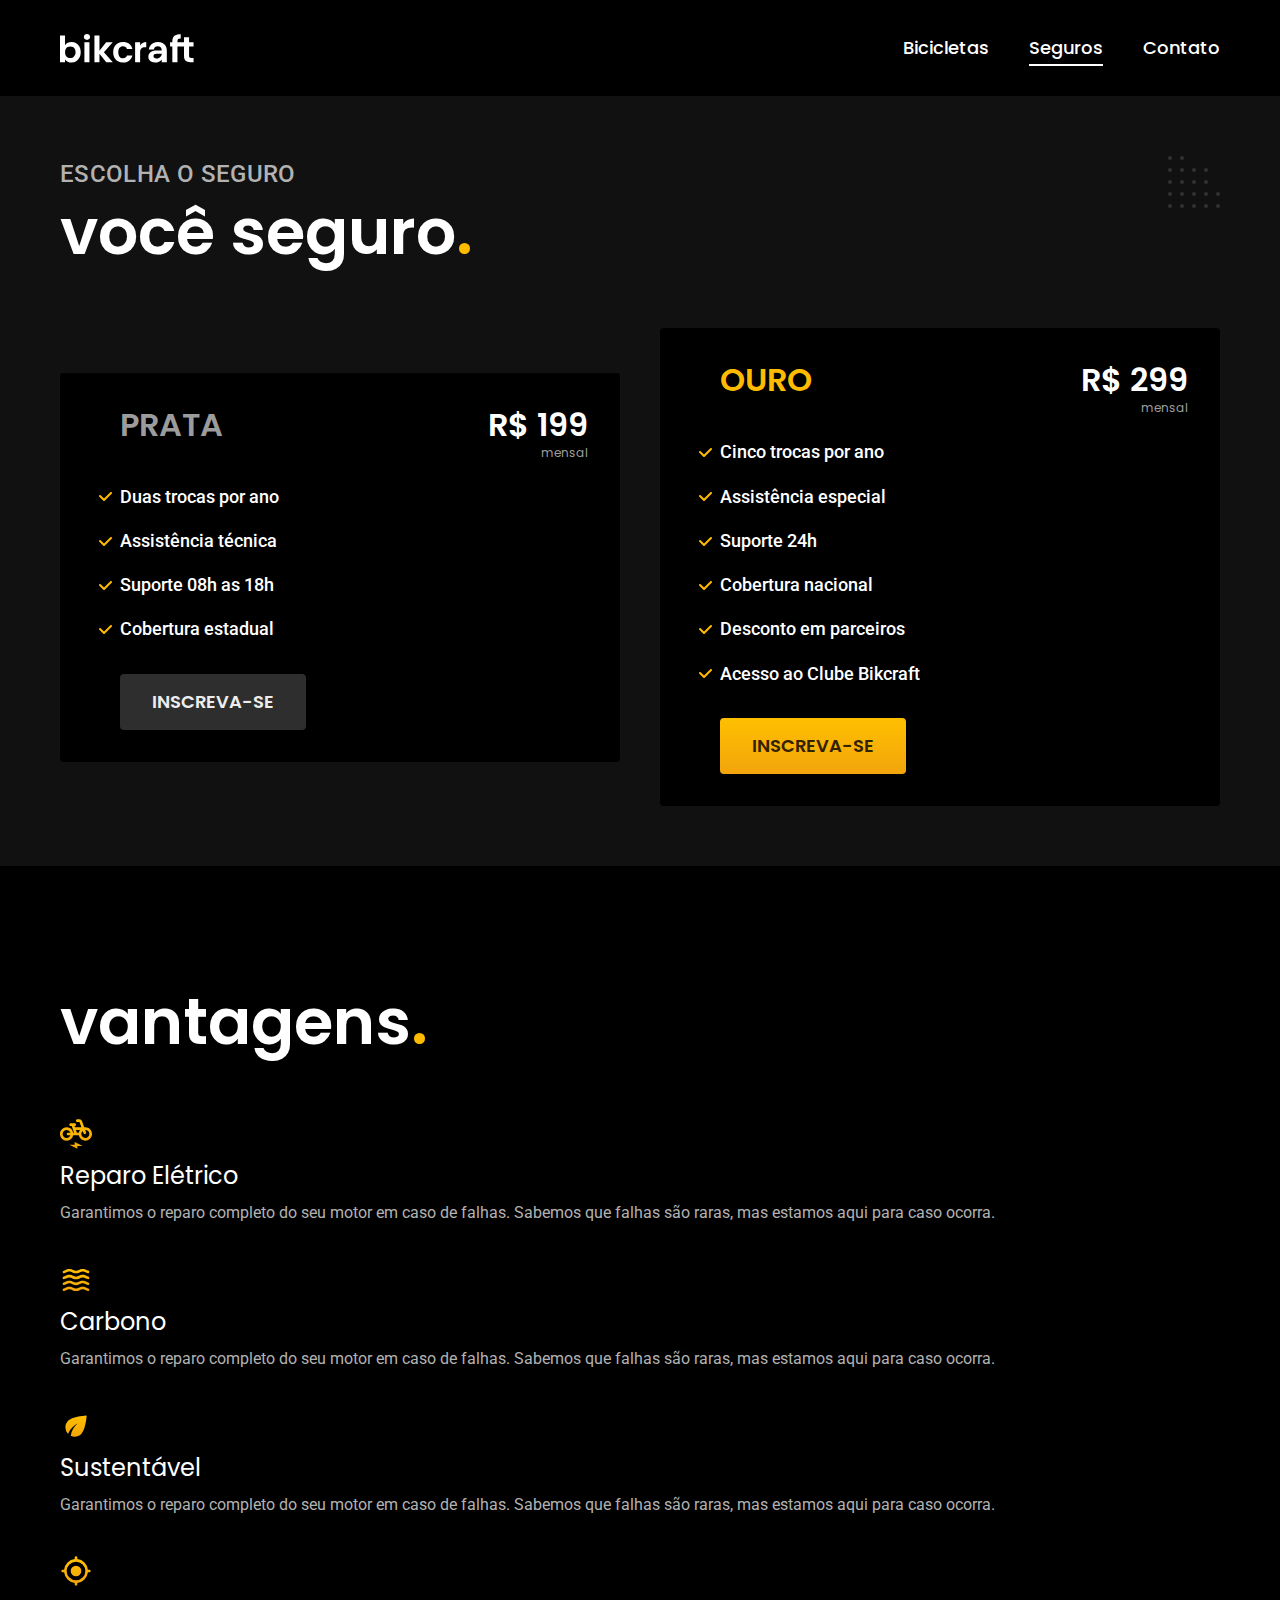
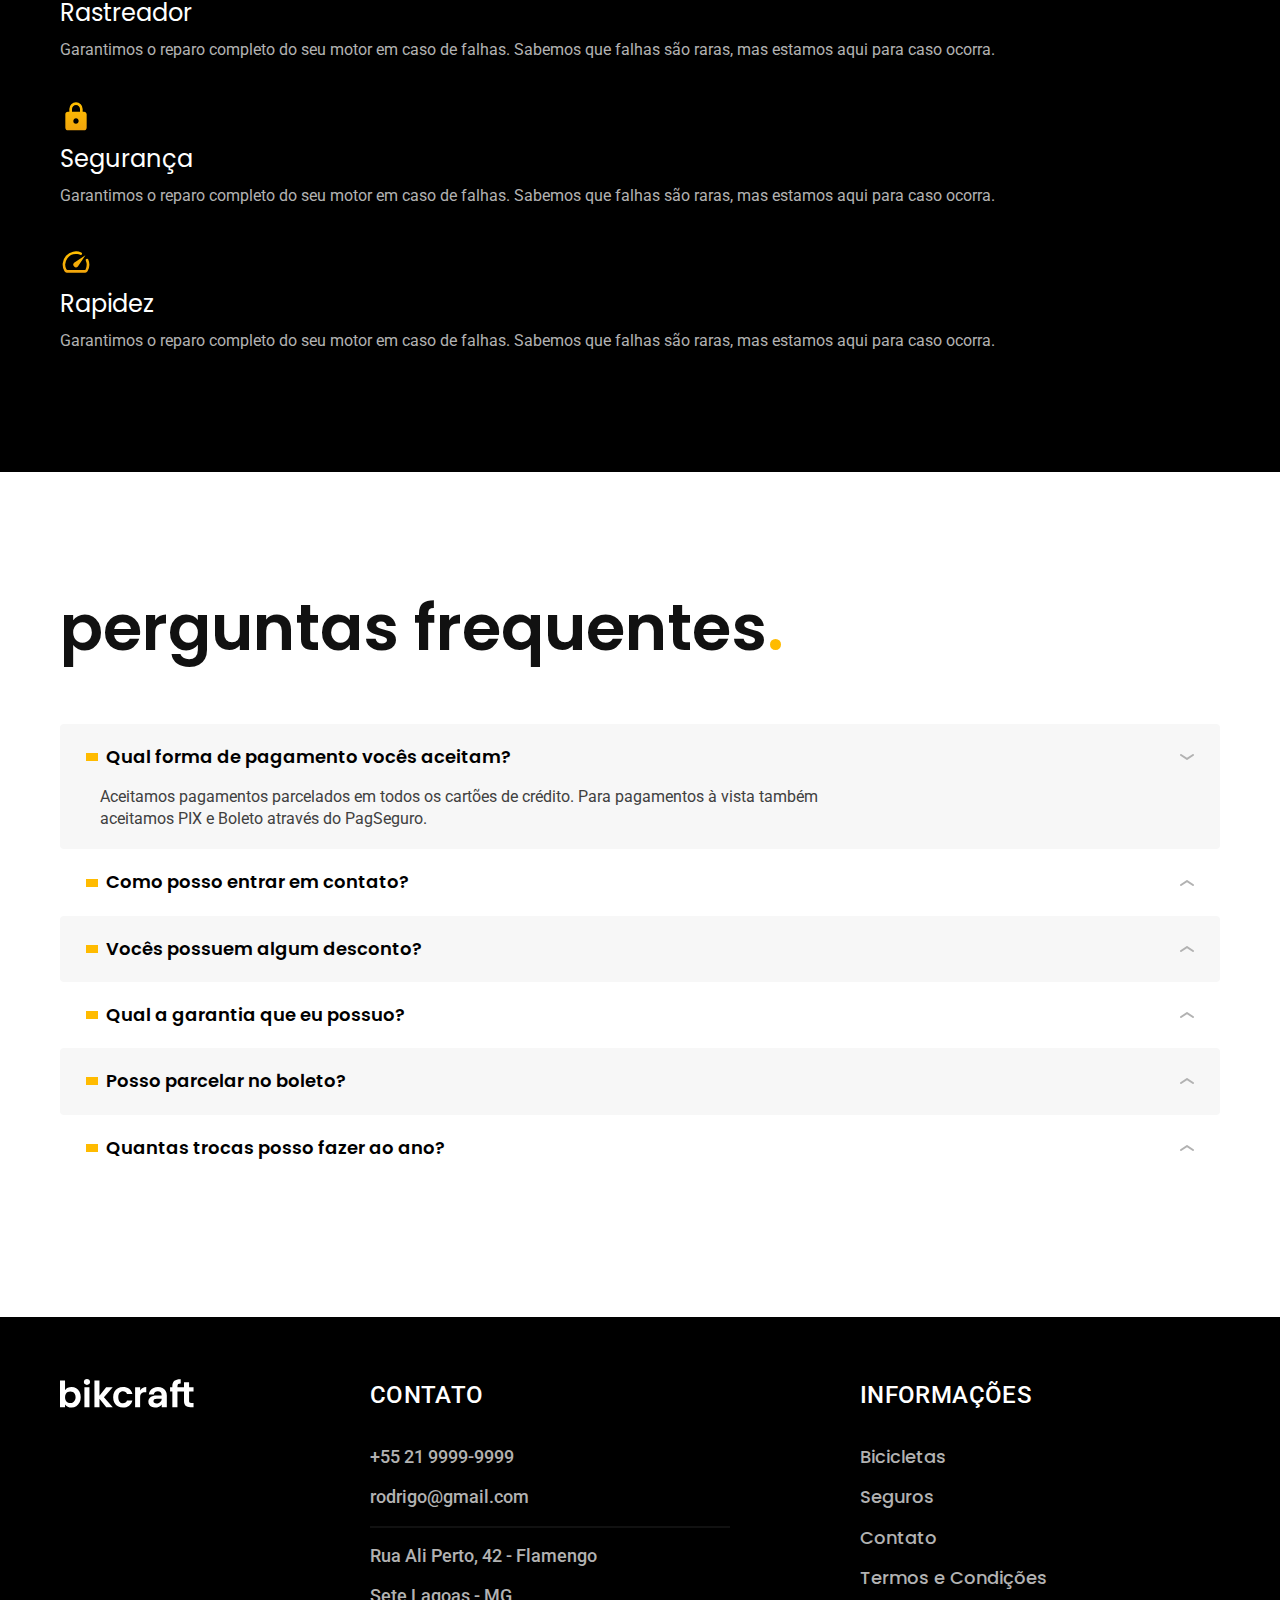
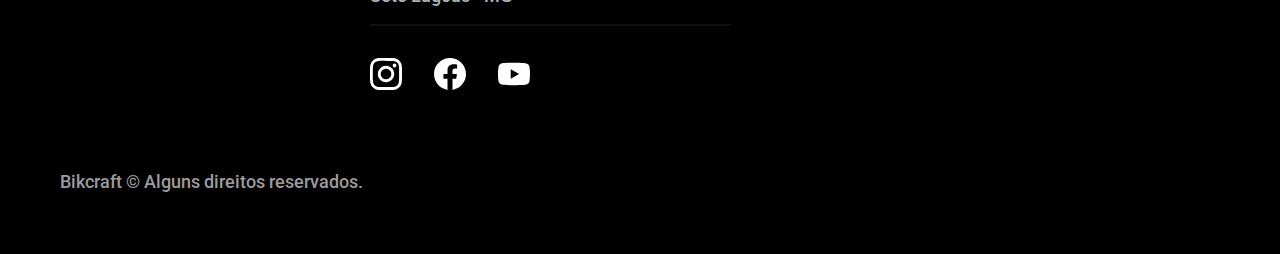
<file: seguros.html>
<!DOCTYPE html>
<html lang="pt-br">

<head>
  <meta charset="UTF-8">
  <meta name="viewport" content="width=device-width, initial-scale=1.0">
  <title>Seguros - Bikcraft </title>
  <meta name="description" content="Termos e Condições">

  <link rel="icon" href="./favicon.svg" type="image/svg+xml">
  <link rel="preload" href="./css/style.min.css" as="style">
  <link rel="stylesheet" href="./css/style.min.css">

  <script> document.documentElement.classList.add('js')</script>
  <link rel="preconnect" href="https://fonts.googleapis.com">
  <link rel="preconnect" href="https://fonts.gstatic.com" crossorigin>
  <link href="https://fonts.googleapis.com/css2?family=Merriweather:ital,wght@1,900&family=Poppins:wght@400;600&family=Roboto:wght@400;500&display=swap" rel="stylesheet">


</head>

<body id="seguros">
  <header class="header-bg">
    <div class="header container">
      <a href="./">
        <img src="img/bikcraft.svg" alt="Bikcraft">
      </a>

      <nav aria-label="primaria">
        <ul class="header-menu font-1-m cor-0">
          <li><a href="./bicicletas.html">Bicicletas</a></li>
          <li><a href="./seguros.html">Seguros</a></li>
          <li><a href="./contato.html">Contato</a></li>
        </ul>
      </nav>
    </div>
  </header>

  <main class="seguros-bg">
    <div class="titulo-bg">
      <div class="titulo container">
        <p class="font-2-l-b cor-5">Escolha o seguro</p>
        <h1 class="font-1-xxl cor-0">você seguro<span class="cor-p1">.</span></h1>
      </div>
    </div>


    <div class="seguros container">
      <div class="seguros-item fadeInLeft" data-anime="200">
        <h3 class="font-1-xl cor-6">PRATA</h3>
        <span class="font-1-xl cor-0">R$ 199 <span class="font-1-xs cor-6">mensal</span></span>
        <ul class="font-2-m cor-0">
          <li>Duas trocas por ano</li>
          <li> Assistência técnica</li>
          <li> Suporte 08h as 18h</li>
          <li> Cobertura estadual</li>
        </ul>
        <a class="botao secundario" href="./orcamento.html?tipo=seguro&produto=prata">Inscreva-se</a>
      </div>
      <div class="seguros-item fadeInRight" data-anime="200">
        <h3 class="font-1-xl cor-p1">OURO</h3>
        <span class="font-1-xl cor-0">R$ 299 <span class="font-1-xs cor-6">mensal</span></span>
        <ul class="font-2-m cor-0">
          <li>Cinco trocas por ano</li>
          <li>Assistência especial</li>
          <li> Suporte 24h</li>
          <li> Cobertura nacional</li>
          <li> Desconto em parceiros</li>
          <li> Acesso ao Clube Bikcraft</li>
        </ul>
        <a class="botao" href="./orcamento.html?tipo=seguro&produto=ouro">Inscreva-se</a>
      </div>

    </div>
  </main>

  <article class="vantagens-bg">
    <div class="vantagens container">
      <h2 class="font-1-xxl cor-0">vantagens<span class="cor-p1">.</span></h2>
      <ul>
        <li>
          <img src="./img/icones/eletrica.svg" alt="">
          <h3 class="font-1-l cor-0">Reparo Elétrico</h3>
          <p class="font-2-s cor-5">Garantimos o reparo completo do seu motor em caso de falhas. Sabemos que falhas são raras, mas estamos aqui para caso ocorra.</p>
        </li>
        <li>
          <img src="./img/icones/carbono.svg" alt="">
          <h3 class="font-1-l cor-0">Carbono</h3>
          <p class="font-2-s cor-5">Garantimos o reparo completo do seu motor em caso de falhas. Sabemos que falhas são raras, mas estamos aqui para caso ocorra.</p>
        </li>
        <li>
          <img src="./img/icones/sustentavel.svg" alt="">
          <h3 class="font-1-l cor-0">Sustentável</h3>
          <p class="font-2-s cor-5">Garantimos o reparo completo do seu motor em caso de falhas. Sabemos que falhas são raras, mas estamos aqui para caso ocorra.</p>
        </li>
        <li>
          <img src="./img/icones/rastreador.svg" alt="">
          <h3 class="font-1-l cor-0">Rastreador</h3>
          <p class="font-2-s cor-5">Garantimos o reparo completo do seu motor em caso de falhas. Sabemos que falhas são raras, mas estamos aqui para caso ocorra.</p>
        </li>
        <li>
          <img src="./img/icones/seguro.svg" alt="">
          <h3 class="font-1-l cor-0">Segurança</h3>
          <p class="font-2-s cor-5">Garantimos o reparo completo do seu motor em caso de falhas. Sabemos que falhas são raras, mas estamos aqui para caso ocorra.</p>
        </li>
        <li>
          <img src="./img/icones/velocidade.svg" alt="">
          <h3 class="font-1-l cor-0">Rapidez</h3>
          <p class="font-2-s cor-5">Garantimos o reparo completo do seu motor em caso de falhas. Sabemos que falhas são raras, mas estamos aqui para caso ocorra.</p>
        </li>
      </ul>
    </div>
  </article>

  <article class="perguntas container">
    <h2 class="font-1-xxl">perguntas frequentes<span class="cor-p1">.</span></h2>

    <dl>
      <div>
        <dt><button class="font-1-m-b" aria-controls="pergunta1" aria-expanded="true">Qual forma de pagamento vocês aceitam?</button> </dt>
        <dd id="pergunta1" class="font-2-s cor-9 ativa">Aceitamos pagamentos parcelados em todos os cartões de crédito. Para pagamentos à vista também aceitamos PIX e Boleto através do PagSeguro.</dd>
      </div>
      <div>
        <dt><button class="font-1-m-b" aria-controls="pergunta2" aria-expanded="false">Como posso entrar em contato? </button></dt>
        <dd id="pergunta2" class="font-2-s cor-9">Aceitamos pagamentos parcelados em todos os cartões de crédito. Para pagamentos à vista também aceitamos PIX e Boleto através do PagSeguro.</dd>
      </div>
      <div>
        <dt><button class="font-1-m-b" aria-controls="pergunta3" aria-expanded="false">Vocês possuem algum desconto? </button></dt>
        <dd id="pergunta3" class="font-2-s cor-9">Aceitamos pagamentos parcelados em todos os cartões de crédito. Para pagamentos à vista também aceitamos PIX e Boleto através do PagSeguro.</dd>
      </div>
      <div>
        <dt><button class="font-1-m-b" aria-controls="pergunta4" aria-expanded="false">Qual a garantia que eu possuo? </button></dt>
        <dd id="pergunta4" class="font-2-s cor-9">Aceitamos pagamentos parcelados em todos os cartões de crédito. Para pagamentos à vista também aceitamos PIX e Boleto através do PagSeguro.</dd>
      </div>
      <div>
        <dt><button class="font-1-m-b" aria-controls="pergunta5" aria-expanded="false">Posso parcelar no boleto? </button></dt>
        <dd id="pergunta5" class="font-2-s cor-9">Aceitamos pagamentos parcelados em todos os cartões de crédito. Para pagamentos à vista também aceitamos PIX e Boleto através do PagSeguro.</dd>
      </div>
      <div>
        <dt><button class="font-1-m-b" aria-controls="pergunta6" aria-expanded="false">Quantas trocas posso fazer ao ano? </button></dt>
        <dd id="pergunta6" class="font-2-s cor-9">Aceitamos pagamentos parcelados em todos os cartões de crédito. Para pagamentos à vista também aceitamos PIX e Boleto através do PagSeguro.</dd>
      </div>
    </dl>

  </article>

  <footer class="footer-bg">
    <div class="footer container">
      <img src="./img/bikcraft.svg" alt="Bikcraft">
      <div class="footer-contato">
        <h3 class="font-2-l-b cor-0">Contato</h3>
        <ul class="font-2-m cor-5">
          <li><a href="tel:+552199999999">+55 21 9999-9999</a></li>
          <li><a href="mailto:rodrigo@gmail.com">rodrigo@gmail.com</a></li>
          <li>Rua Ali Perto, 42 - Flamengo</li>
          <li>Sete Lagoas - MG</li>
        </ul>
        <div class="footer-redes">
          <a href="./">
            <img src="./img/redes/instagram.svg" alt="Instagram">
          </a>
          <a href="./">
            <img src="./img/redes/facebook.svg" alt="Facebook">
          </a>
          <a href="./">
            <img src="./img/redes/youtube.svg" alt="Youtube">
          </a>
        </div>
      </div>
      <div class="footer-informacoes">
        <h3 class="font-2-l-b cor-0">Informações</h3>
        <nav>
          <ul class="font-1-m cor-5">
            <li><a href="./bicicletas.html">Bicicletas</a></li>
            <li><a href="./seguros.html">Seguros</a></li>
            <li><a href="./contato.html">Contato</a></li>
            <li><a href="./contato.html">Termos e Condições</a></li>
          </ul>
        </nav>
      </div>
      <p class="footer-copy font-2-m cor-6">Bikcraft © Alguns direitos reservados.</p>
    </div>
  </footer>
  <script src="./js/plugins/simple-anime.js"></script>
  <script src="./js/script.js"></script>
</body>

</html>
</file>
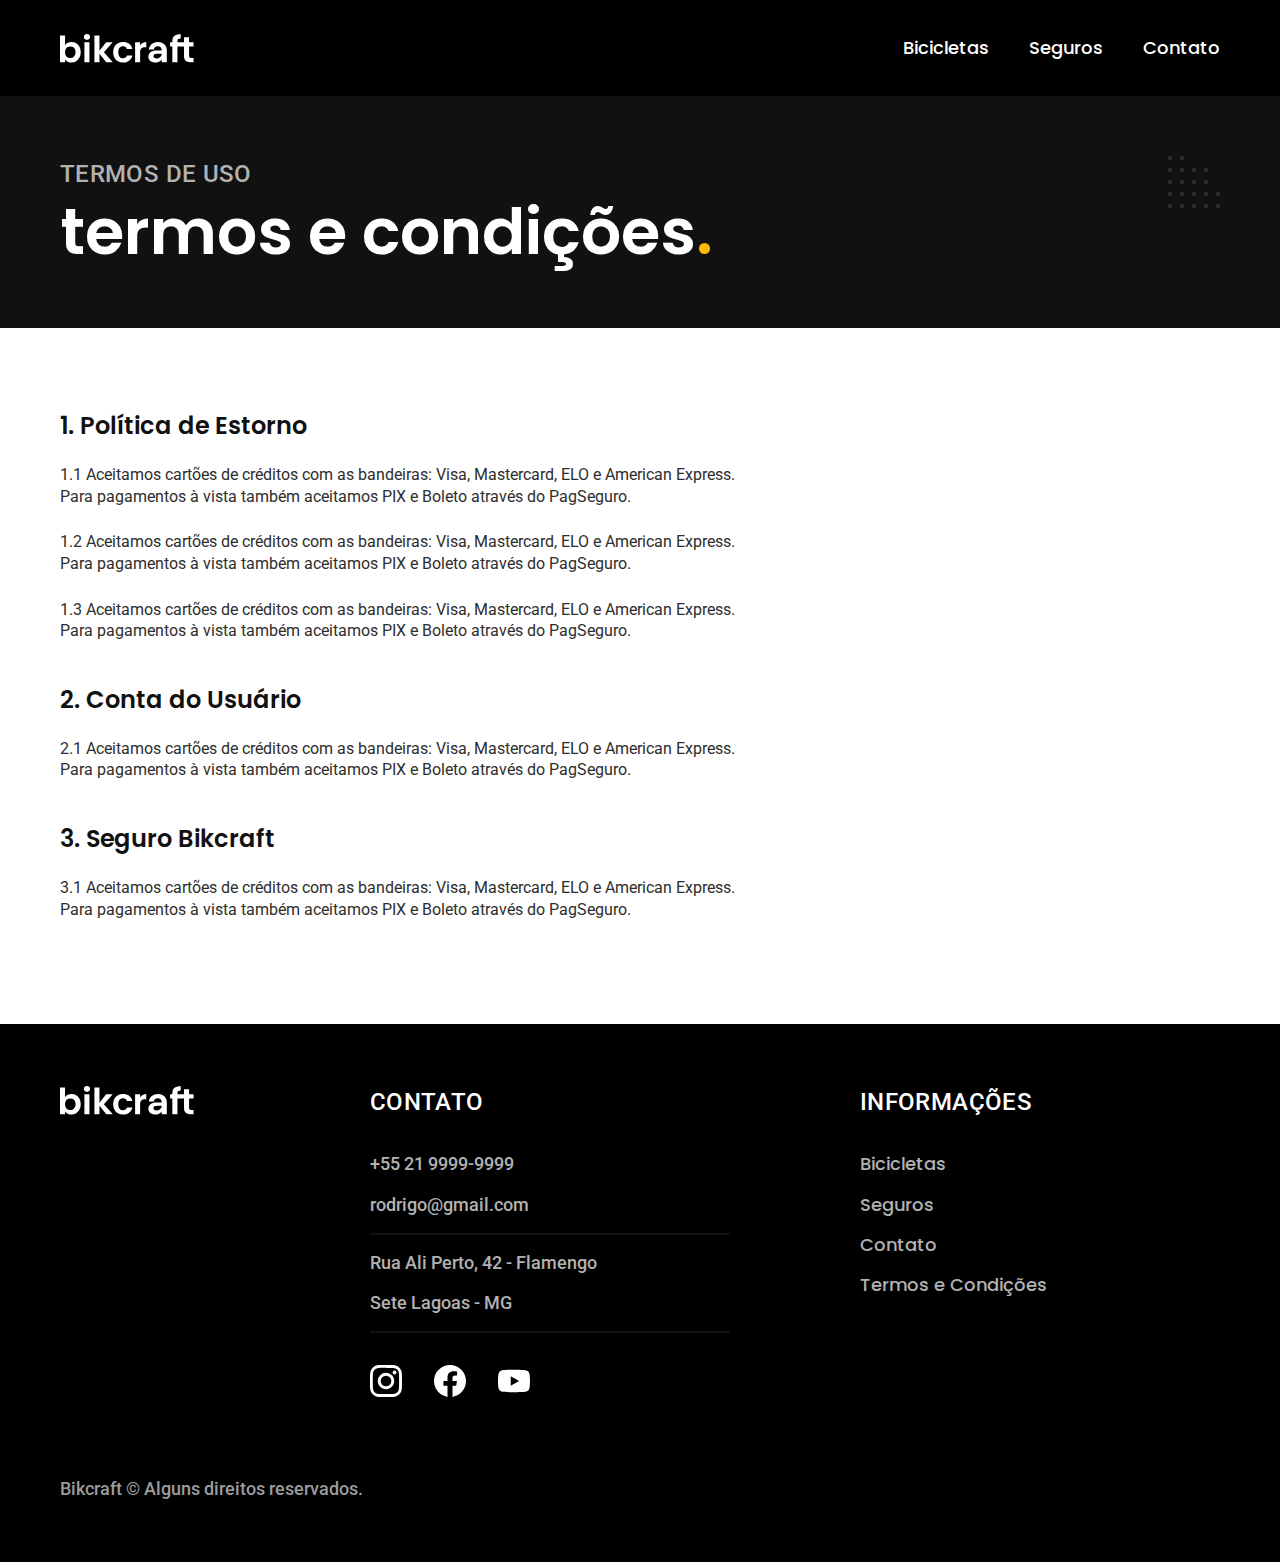
<file: termos.html>
<!DOCTYPE html>
<html lang="pt-br">

<head>
  <meta charset="UTF-8">
  <meta name="viewport" content="width=device-width, initial-scale=1.0">
  <title>Termos e Condições - Bikcraft </title>
  <meta name="description" content="Termos e Condições">

  <link rel="icon" href="./favicon.svg" type="image/svg+xml">
  <link rel="preload" href="./css/style.min.css" as="style">
  <link rel="stylesheet" href="./css/style.min.css">

  <script> document.documentElement.classList.add('js')</script>
  <link rel="preconnect" href="https://fonts.googleapis.com">
  <link rel="preconnect" href="https://fonts.gstatic.com" crossorigin>
  <link href="https://fonts.googleapis.com/css2?family=Merriweather:ital,wght@1,900&family=Poppins:wght@400;600&family=Roboto:wght@400;500&display=swap" rel="stylesheet">


</head>

<body id="termos">
  <header class="header-bg">
    <div class="header container">
      <a href="./">
        <img src="img/bikcraft.svg" alt="Bikcraft">
      </a>

      <nav aria-label="primaria">
        <ul class="header-menu font-1-m cor-0">
          <li><a href="./bicicletas.html">Bicicletas</a></li>
          <li><a href="./seguros.html">Seguros</a></li>
          <li><a href="./contato.html">Contato</a></li>
        </ul>
      </nav>
    </div>
  </header>

  <main>
    <div class="titulo-bg">
      <div class="titulo container">
        <p class="font-2-l-b cor-5">Termos de uso</p>
        <h1 class="font-1-xxl cor-0">termos e condições<span class="cor-p1">.</span></h1>
      </div>
    </div>

    <div class="termos font-2-s cor-10 container">
      <h2 class="font-1-l cor-11">1. Política de Estorno</h2>
      <p>1.1 Aceitamos cartões de créditos com as bandeiras: Visa, Mastercard, ELO e American Express. Para pagamentos à vista também aceitamos PIX e Boleto através do PagSeguro. </p>

      <p>1.2 Aceitamos cartões de créditos com as bandeiras: Visa, Mastercard, ELO e American Express. Para pagamentos à vista também aceitamos PIX e Boleto através do PagSeguro. </p>

      <p>1.3 Aceitamos cartões de créditos com as bandeiras: Visa, Mastercard, ELO e American Express. Para pagamentos à vista também aceitamos PIX e Boleto através do PagSeguro. </p>
      <h2 class="font-1-l cor-11">2. Conta do Usuário</h2>
      <p>2.1 Aceitamos cartões de créditos com as bandeiras: Visa, Mastercard, ELO e American Express. Para pagamentos à vista também aceitamos PIX e Boleto através do PagSeguro. </p>
      <h2 class="font-1-l cor-11">3. Seguro Bikcraft</h2>
      <p>3.1 Aceitamos cartões de créditos com as bandeiras: Visa, Mastercard, ELO e American Express. Para pagamentos à vista também aceitamos PIX e Boleto através do PagSeguro. </p>
    </div>
  </main>

  <footer class="footer-bg">
    <div class="footer container">
      <img src="./img/bikcraft.svg" alt="Bikcraft">
      <div class="footer-contato">
        <h3 class="font-2-l-b cor-0">Contato</h3>
        <ul class="font-2-m cor-5">
          <li><a href="tel:+552199999999">+55 21 9999-9999</a></li>
          <li><a href="mailto:rodrigo@gmail.com">rodrigo@gmail.com</a></li>
          <li>Rua Ali Perto, 42 - Flamengo</li>
          <li>Sete Lagoas - MG</li>
        </ul>
        <div class="footer-redes">
          <a href="./">
            <img src="./img/redes/instagram.svg" alt="Instagram">
          </a>
          <a href="./">
            <img src="./img/redes/facebook.svg" alt="Facebook">
          </a>
          <a href="./">
            <img src="./img/redes/youtube.svg" alt="Youtube">
          </a>
        </div>
      </div>
      <div class="footer-informacoes">
        <h3 class="font-2-l-b cor-0">Informações</h3>
        <nav>
          <ul class="font-1-m cor-5">
            <li><a href="./bicicletas.html">Bicicletas</a></li>
            <li><a href="./seguros.html">Seguros</a></li>
            <li><a href="./contato.html">Contato</a></li>
            <li><a href="./contato.html">Termos e Condições</a></li>
          </ul>
        </nav>
      </div>
      <p class="footer-copy font-2-m cor-6">Bikcraft © Alguns direitos reservados.</p>
    </div>
  </footer>
  <script src="./js/script.js"></script>
</body>

</html>
</file>
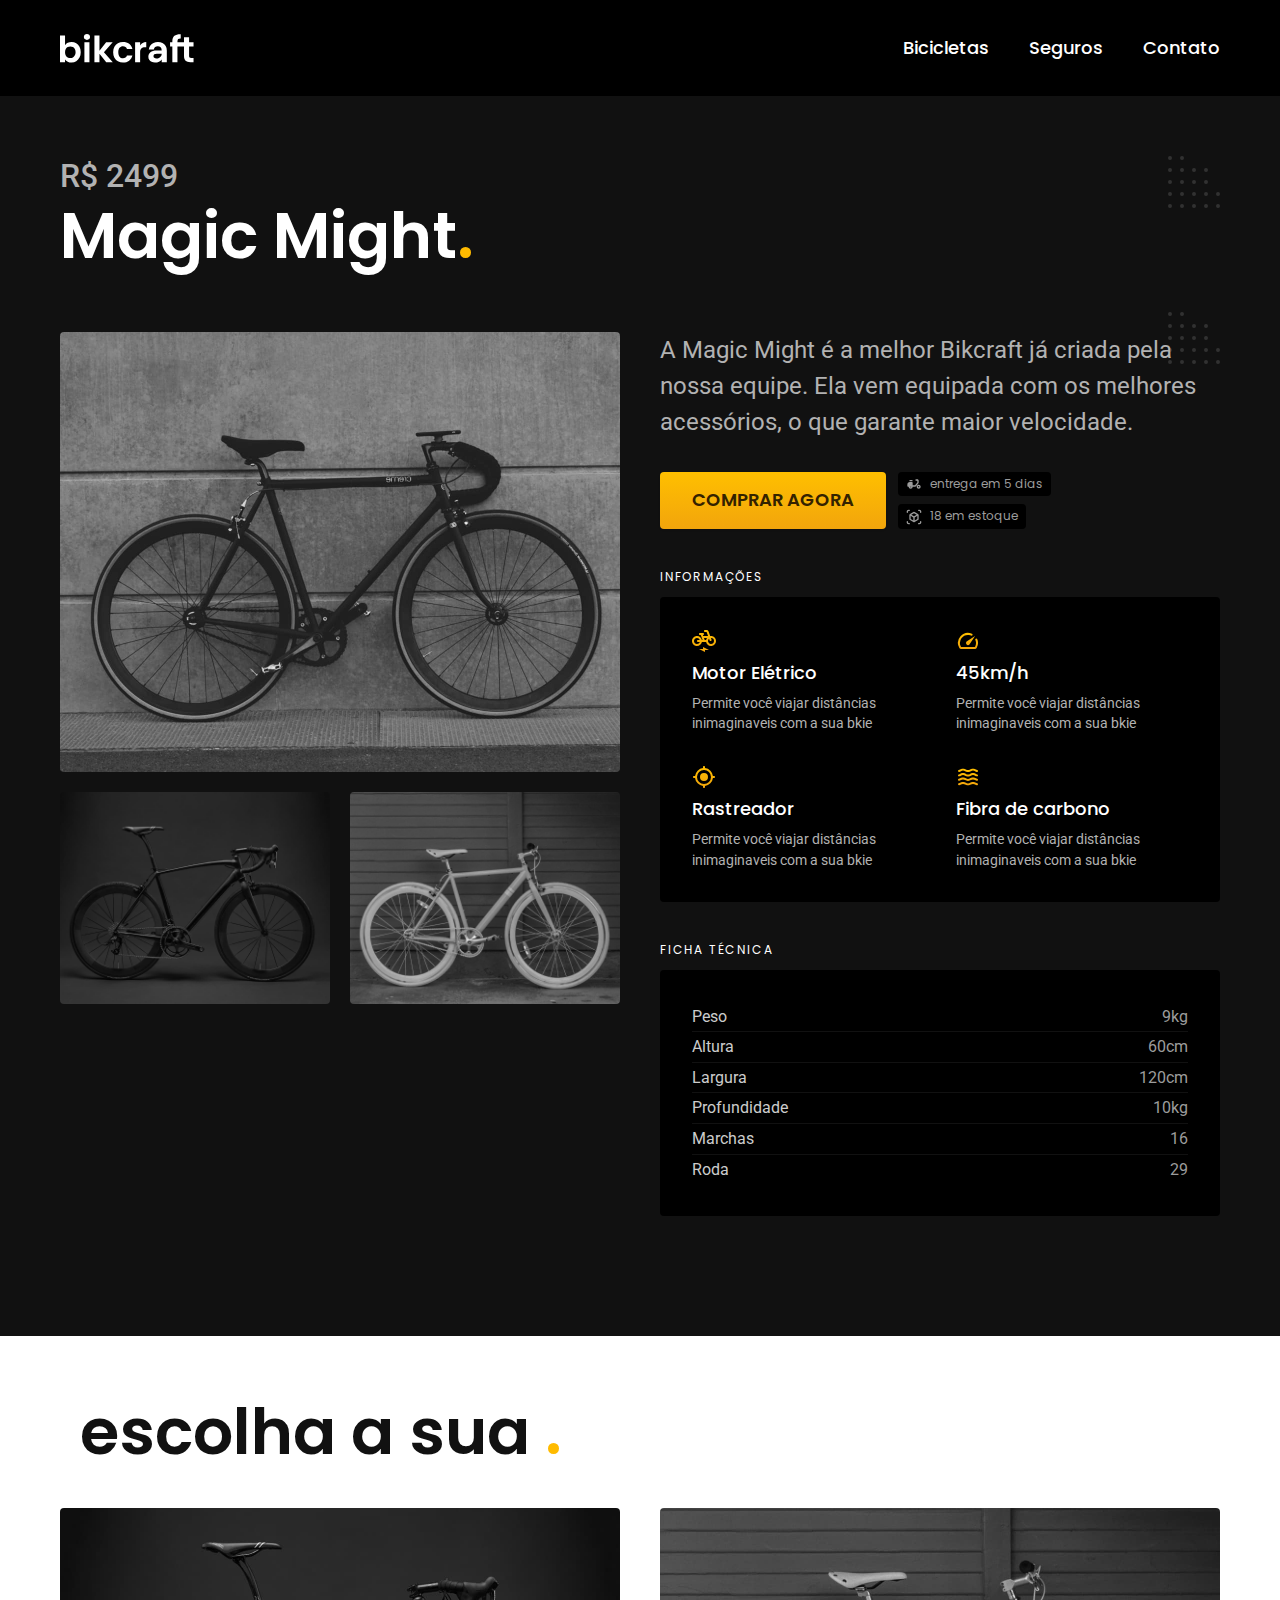
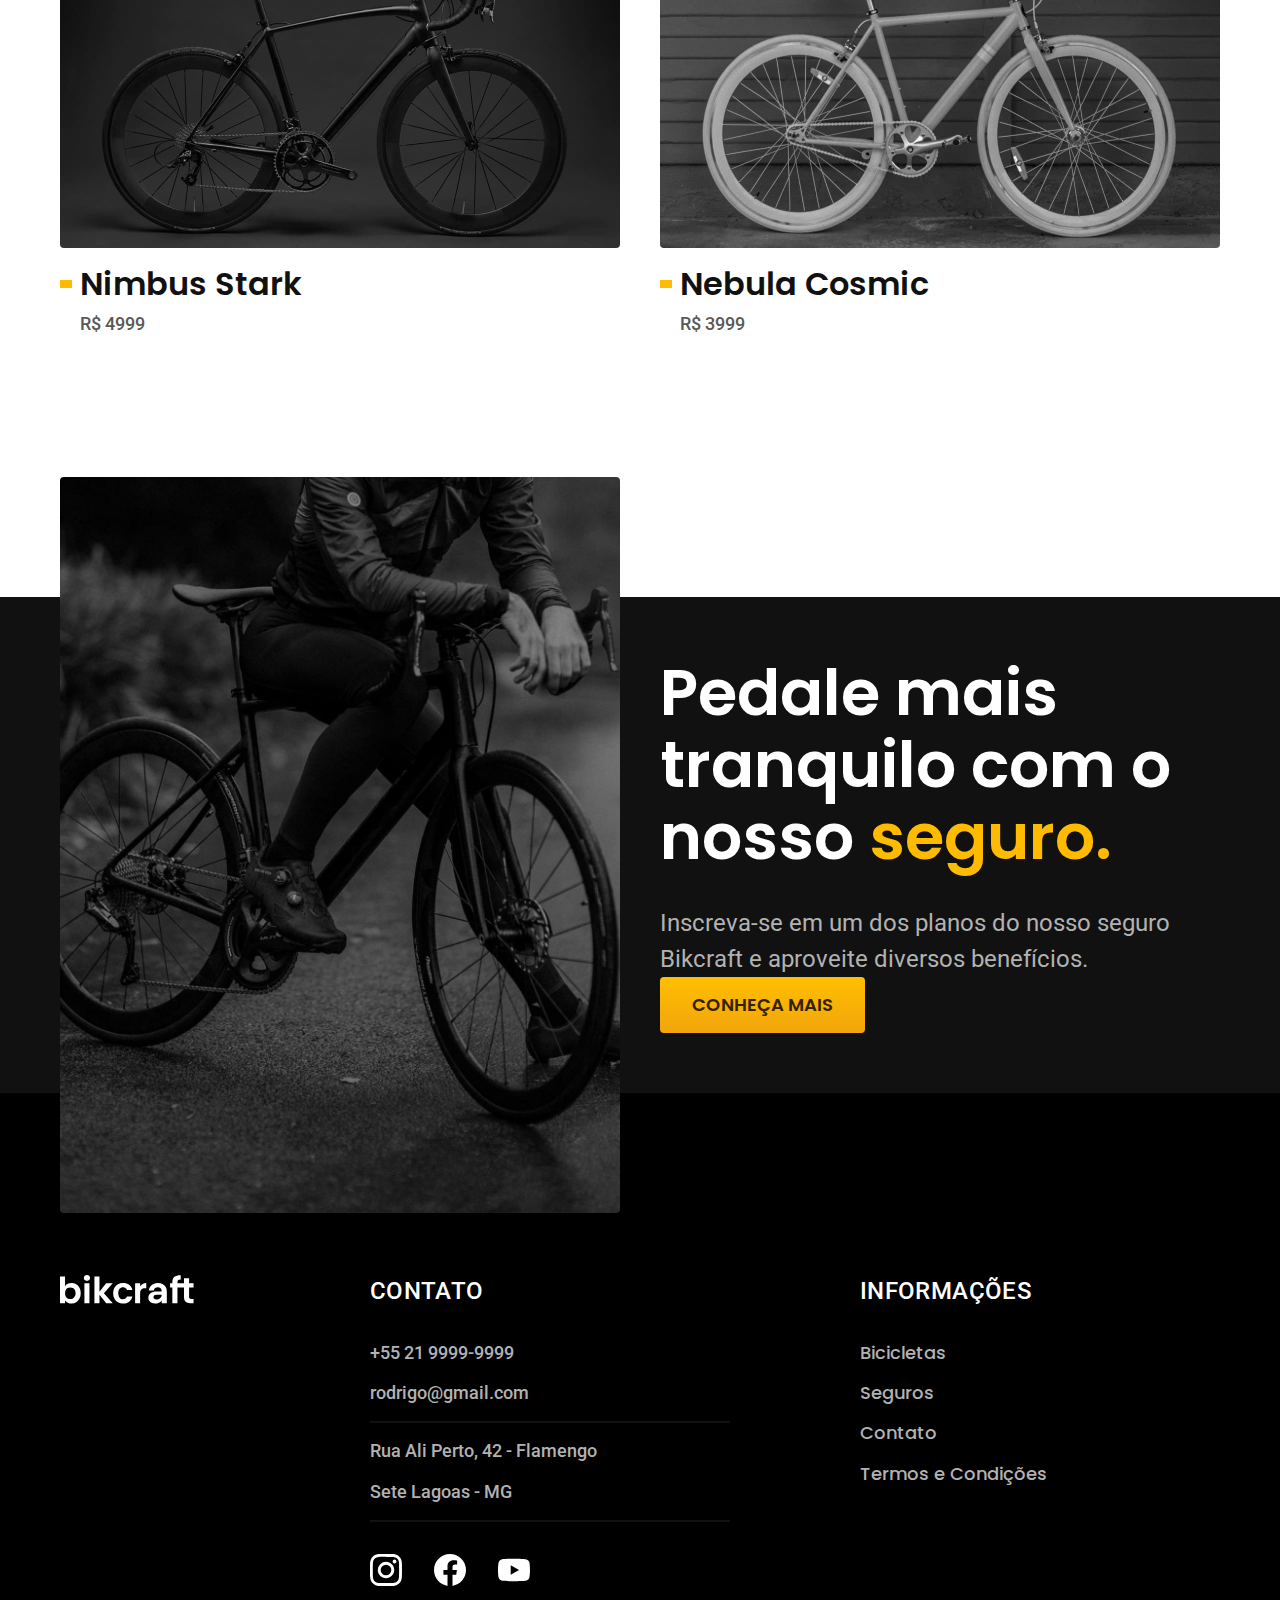
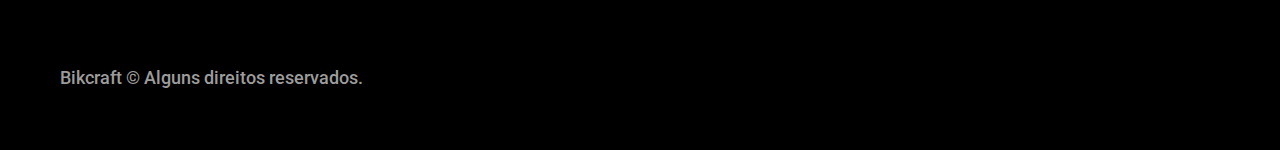
<file: bicicletas/magic.html>
<!DOCTYPE html>
<html lang="pt-br">

<head>
  <meta charset="UTF-8">
  <meta name="viewport" content="width=device-width, initial-scale=1.0">
  <title>Magic | Bikcraft </title>
  <meta name="description" content="Termos e Condições">


  <link rel="icon" href="../favicon.svg" type="image/svg+xml">
  <link rel="preload" href="../css/style.min.css" as="style">
  <link rel="stylesheet" href="../css/style.min.css">

  <script> document.documentElement.classList.add('js')</script>
  <link rel="preconnect" href="https://fonts.googleapis.com">
  <link rel="preconnect" href="https://fonts.gstatic.com" crossorigin>
  <link href="https://fonts.googleapis.com/css2?family=Merriweather:ital,wght@1,900&family=Poppins:wght@400;600&family=Roboto:wght@400;500&display=swap" rel="stylesheet">


</head>

<body id="bicicleta">
  <header class="header-bg">
    <div class="header container">
      <a href="../">
        <img src="../img/bikcraft.svg" alt="Bikcraft">
      </a>

      <nav aria-label="primaria">
        <ul class="header-menu font-1-m cor-0">
          <li><a href="../bicicletas.html">Bicicletas</a></li>
          <li><a href="../seguros.html">Seguros</a></li>
          <li><a href="../contato.html">Contato</a></li>
        </ul>
      </nav>
    </div>
  </header>

  <main class="titulo-bg">
    <div>
      <div class="titulo container">
        <p class="font-2-xl cor-5">R$ 2499</p>
        <h1 class="font-1-xxl cor-0">Magic Might<span class="cor-p1">.</span></h1>
      </div>
    </div>

    <div class="bicicleta container">
      <div class="bicicleta-imagens">
        <img src="../img/bicicleta/nimbus2.jpg" alt="">
        <img src="../img/bicicleta/nimbus1.jpg" alt="">
        <img src="../img/bicicleta/nimbus3.jpg" alt="">
      </div>
      <div class="bicicleta-conteudo">
        <p class="font-2-l cor-5">A Magic Might é a melhor Bikcraft já criada pela nossa equipe. Ela vem equipada com os melhores acessórios, o que garante maior velocidade.</p>
        <div class="bicicleta-comprar">
          <a class="botao" href="../orcamento.html?tipo=bikcraft&produto=magic">Comprar Agora</a>
          <span class="font-1-xs cor-6"><img src="../img/icones/entrega.svg" alt="">entrega em 5 dias</span>
          <span class="font-1-xs cor-6"><img src="../img/icones/estoque.svg" alt="">18 em estoque</span>
        </div>

        <h2 class="font-1-xs cor-0">Informações</h2>
        <ul class="bicicleta-informacoes">
          <li>
            <img src="../img/icones/eletrica.svg" alt="">
            <h3 class="font-1-m cor-0">Motor Elétrico</h3>
            <p class="font-2-xs cor-5">Permite você viajar distâncias inimaginaveis com a sua bkie</p>
          </li>
          <li>
            <img src="../img/icones/velocidade.svg" alt="">
            <h3 class="font-1-m cor-0">45km/h</h3>
            <p class="font-2-xs cor-5">Permite você viajar distâncias inimaginaveis com a sua bkie</p>
          </li>
          <li>
            <img src="../img/icones/rastreador.svg" alt="">
            <h3 class="font-1-m cor-0">Rastreador</h3>
            <p class="font-2-xs cor-5">Permite você viajar distâncias inimaginaveis com a sua bkie</p>
          </li>
          <li>
            <img src="../img/icones/carbono.svg" alt="">
            <h3 class="font-1-m cor-0">Fibra de carbono</h3>
            <p class="font-2-xs cor-5">Permite você viajar distâncias inimaginaveis com a sua bkie</p>
          </li>
        </ul>
        <h2 class="font-1-xs cor-0">Ficha Técnica</h2>
        <ul class="bicicleta-ficha font-2-s cor-4">
          <li>Peso <span>9kg</span></li>
          <li>Altura <span>60cm</span></li>
          <li>Largura <span>120cm</span></li>
          <li>Profundidade <span>10kg</span></li>
          <li>Marchas <span>16</span></li>
          <li>Roda <span>29</span></li>
        </ul>
      </div>
    </div>
  </main>
  <article class="bicicletas-lista  container">
    <h2 class="container font-1-xxl">escolha a sua <span class="cor-p1">.</span>
    </h2>

    <ul>
      <li>
        <a href="./nimbus.html">
          <img src="../img/bicicletas/nimbus.jpg" alt="Bicicleta preta">
          <h3 class="font-1-xl">Nimbus Stark</h3>
          <span class="font-2-m cor-8">R$ 4999</span>
        </a>
      </li>

      <li>
        <a href="./nebula.html">
          <img src="../img/bicicletas/nebula.jpg" alt="Bicicleta preta">
          <h3 class="font-1-xl">Nebula Cosmic</h3>
          <span class="font-2-m cor-8">R$ 3999</span>
        </a>
      </li>
    </ul>
  </article>

  <article class="seguro-bg">
    <div class="seguro container">
      <div class="seguro-imagem">
        <img src="../img/fotos/seguros.jpg" alt="Pessoa parada em cima de uma bicicleta">
      </div>
      <div class="seguro-conteudo">
        <h2 class="font-1-xxl cor-0">Pedale mais tranquilo com o nosso <span class="cor-p1">seguro.</span></h2>
        <p class="font-2-l cor-5">Inscreva-se em um dos planos do nosso seguro
          Bikcraft e aproveite diversos benefícios.</p>
        <a class="botao" href="../seguros.html">Conheça Mais</a>
      </div>
    </div>

  </article>

  <footer class="footer-bg">
    <div class="footer container">
      <img src="../img/bikcraft.svg" alt="Bikcraft">
      <div class="footer-contato">
        <h3 class="font-2-l-b cor-0">Contato</h3>
        <ul class="font-2-m cor-5">
          <li><a href="tel:+552199999999">+55 21 9999-9999</a></li>
          <li><a href="mailto:rodrigo@gmail.com">rodrigo@gmail.com</a></li>
          <li>Rua Ali Perto, 42 - Flamengo</li>
          <li>Sete Lagoas - MG</li>
        </ul>
        <div class="footer-redes">
          <a href="../">
            <img src="../img/redes/instagram.svg" alt="Instagram">
          </a>
          <a href="../">
            <img src="../img/redes/facebook.svg" alt="Facebook">
          </a>
          <a href="../">
            <img src="../img/redes/youtube.svg" alt="Youtube">
          </a>
        </div>
      </div>
      <div class="footer-informacoes">
        <h3 class="font-2-l-b cor-0">Informações</h3>
        <nav>
          <ul class="font-1-m cor-5">
            <li><a href="../bicicletas.html">Bicicletas</a></li>
            <li><a href="../seguros.html">Seguros</a></li>
            <li><a href="../contato.html">Contato</a></li>
            <li><a href="../contato.html">Termos e Condições</a></li>
          </ul>
        </nav>
      </div>
      <p class="footer-copy font-2-m cor-6">Bikcraft © Alguns direitos reservados.</p>
    </div>
  </footer>
  <script src="../js/script.js"></script>
</body>

</html>
</file>
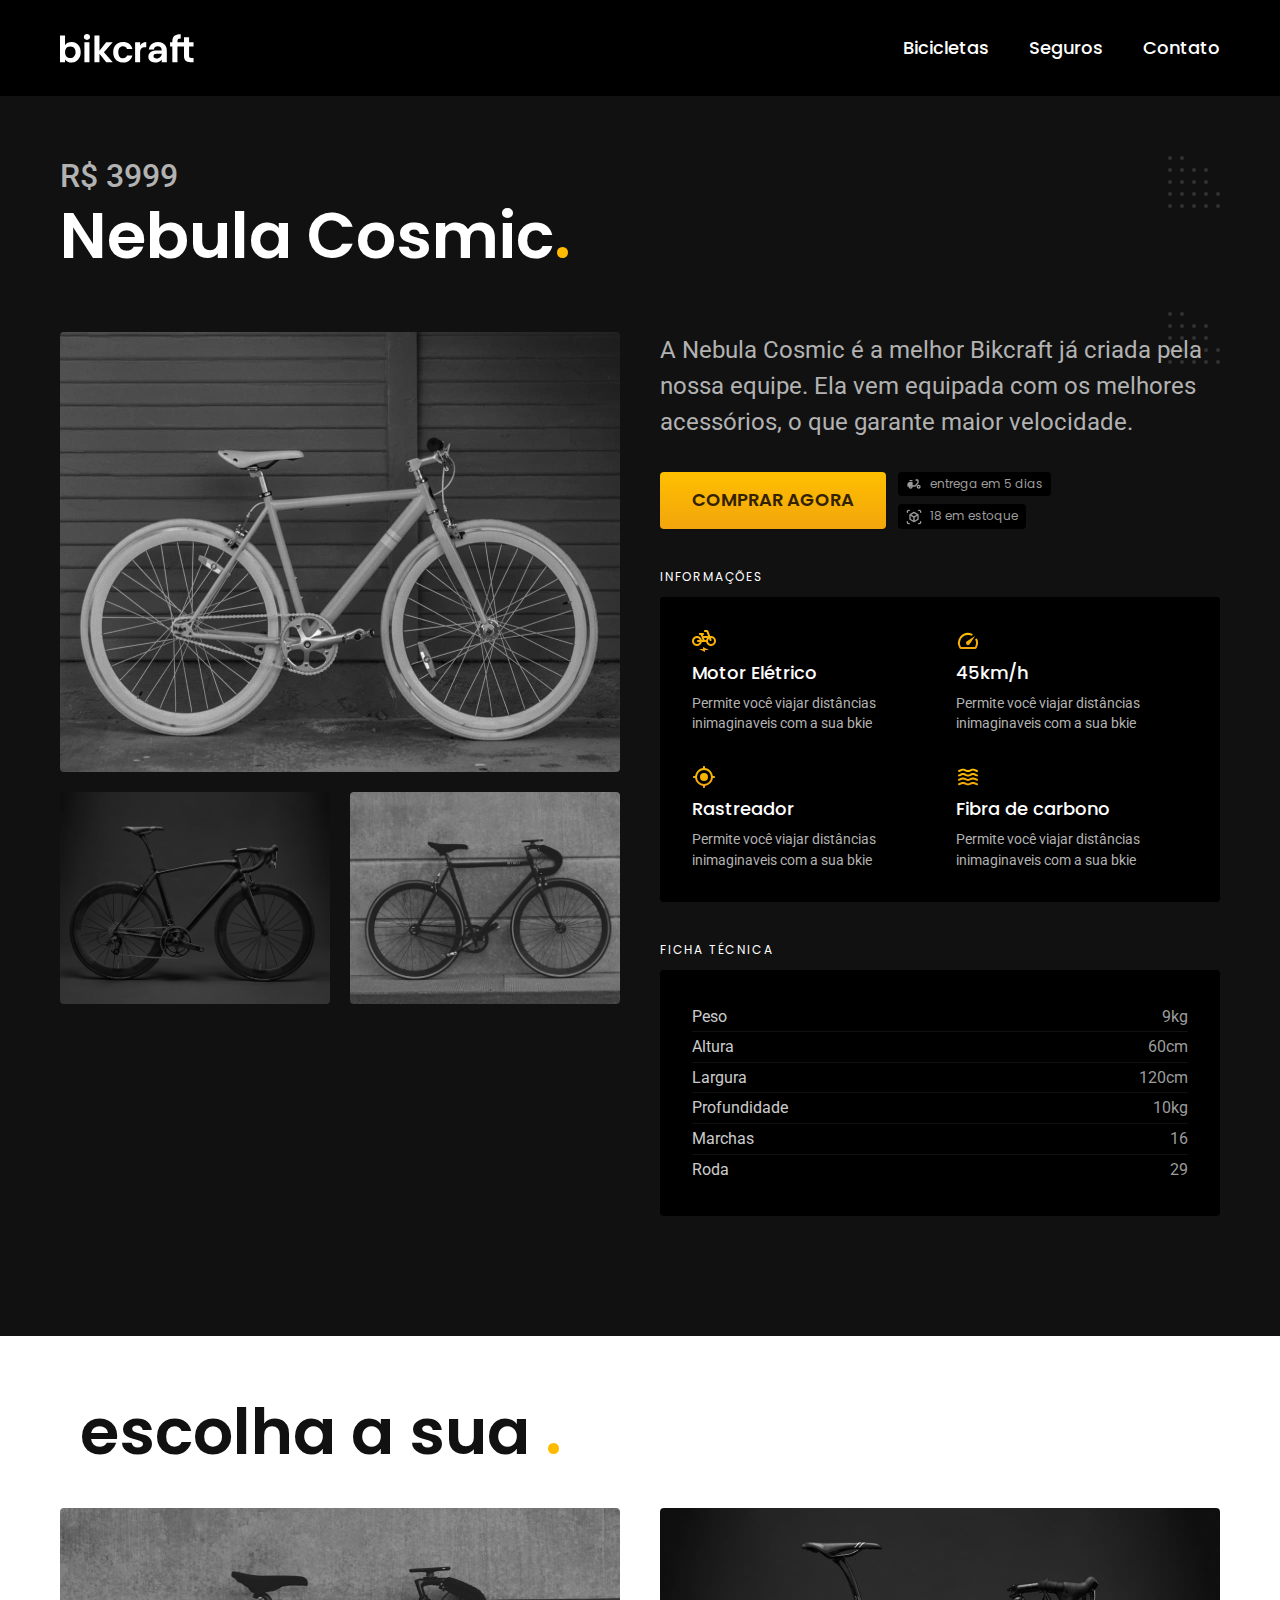
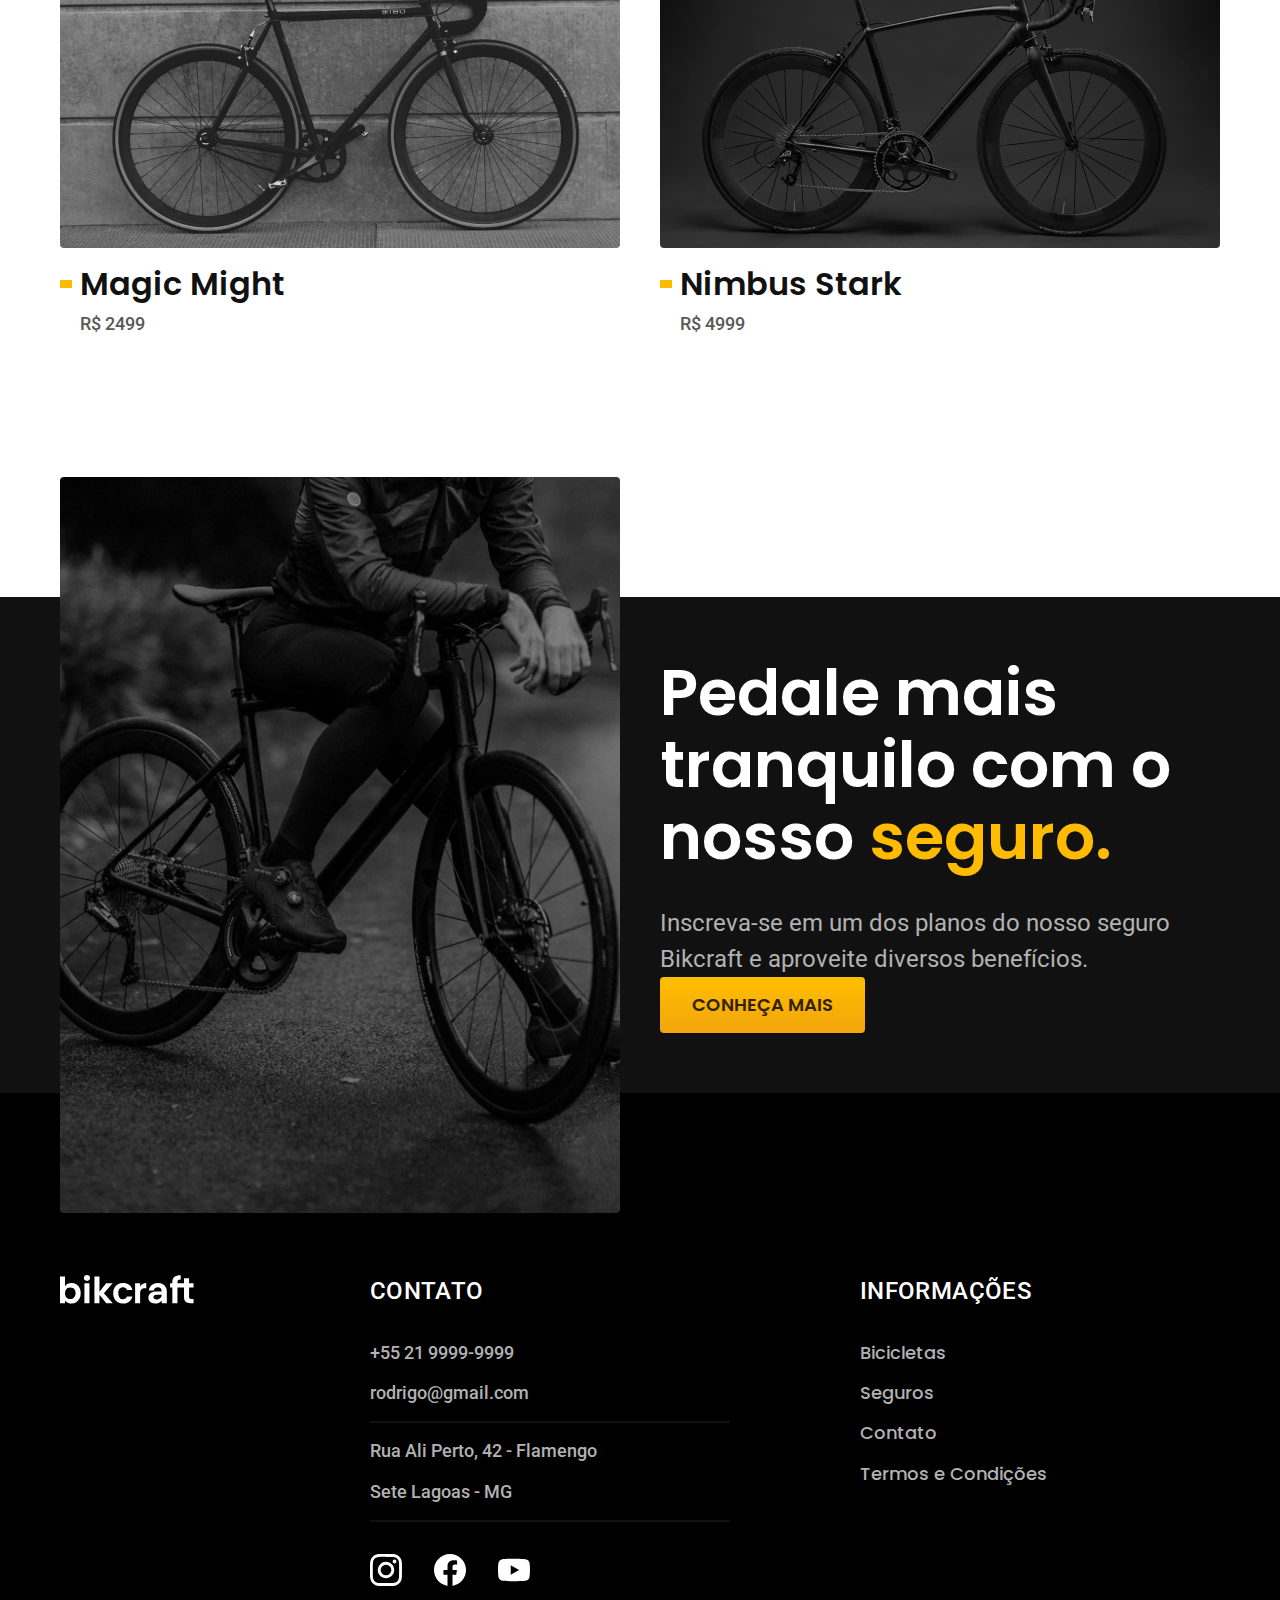
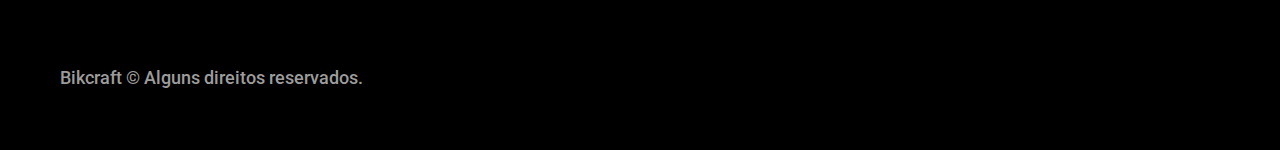
<file: bicicletas/nebula.html>
<!DOCTYPE html>
<html lang="pt-br">

<head>
  <meta charset="UTF-8">
  <meta name="viewport" content="width=device-width, initial-scale=1.0">
  <title>Nebula | Bikcraft </title>
  <meta name="description" content="Termos e Condições">

  <link rel="icon" href="../favicon.svg" type="image/svg+xml">
  <link rel="preload" href="../css/style.min.css" as="style">
  <link rel="stylesheet" href="../css/style.min.css">

  <script> document.documentElement.classList.add('js')</script>
  <link rel="preconnect" href="https://fonts.googleapis.com">
  <link rel="preconnect" href="https://fonts.gstatic.com" crossorigin>
  <link href="https://fonts.googleapis.com/css2?family=Merriweather:ital,wght@1,900&family=Poppins:wght@400;600&family=Roboto:wght@400;500&display=swap" rel="stylesheet">


</head>

<body id="bicicleta">
  <header class="header-bg">
    <div class="header container">
      <a href="../">
        <img src="../img/bikcraft.svg" alt="Bikcraft">
      </a>

      <nav aria-label="primaria">
        <ul class="header-menu font-1-m cor-0">
          <li><a href="../bicicletas.html">Bicicletas</a></li>
          <li><a href="../seguros.html">Seguros</a></li>
          <li><a href="../contato.html">Contato</a></li>
        </ul>
      </nav>
    </div>
  </header>

  <main class="titulo-bg">
    <div>
      <div class="titulo container">
        <p class="font-2-xl cor-5">R$ 3999</p>
        <h1 class="font-1-xxl cor-0">Nebula Cosmic<span class="cor-p1">.</span></h1>
      </div>
    </div>

    <div class="bicicleta container">
      <div class="bicicleta-imagens">
        <img src="../img/bicicleta/nimbus3.jpg" alt="">
        <img src="../img/bicicleta/nimbus1.jpg" alt="">
        <img src="../img/bicicleta/nimbus2.jpg" alt="">
      </div>
      <div class="bicicleta-conteudo">
        <p class="font-2-l cor-5">A Nebula Cosmic é a melhor Bikcraft já criada pela nossa equipe. Ela vem equipada com os melhores acessórios, o que garante maior velocidade.</p>
        <div class="bicicleta-comprar">
          <a class="botao" href="../orcamento.html?tipo=bikcraft&produto=nebula">Comprar Agora</a>
          <span class="font-1-xs cor-6"><img src="../img/icones/entrega.svg" alt="">entrega em 5 dias</span>
          <span class="font-1-xs cor-6"><img src="../img/icones/estoque.svg" alt="">18 em estoque</span>
        </div>

        <h2 class="font-1-xs cor-0">Informações</h2>
        <ul class="bicicleta-informacoes">
          <li>
            <img src="../img/icones/eletrica.svg" alt="">
            <h3 class="font-1-m cor-0">Motor Elétrico</h3>
            <p class="font-2-xs cor-5">Permite você viajar distâncias inimaginaveis com a sua bkie</p>
          </li>
          <li>
            <img src="../img/icones/velocidade.svg" alt="">
            <h3 class="font-1-m cor-0">45km/h</h3>
            <p class="font-2-xs cor-5">Permite você viajar distâncias inimaginaveis com a sua bkie</p>
          </li>
          <li>
            <img src="../img/icones/rastreador.svg" alt="">
            <h3 class="font-1-m cor-0">Rastreador</h3>
            <p class="font-2-xs cor-5">Permite você viajar distâncias inimaginaveis com a sua bkie</p>
          </li>
          <li>
            <img src="../img/icones/carbono.svg" alt="">
            <h3 class="font-1-m cor-0">Fibra de carbono</h3>
            <p class="font-2-xs cor-5">Permite você viajar distâncias inimaginaveis com a sua bkie</p>
          </li>
        </ul>
        <h2 class="font-1-xs cor-0">Ficha Técnica</h2>
        <ul class="bicicleta-ficha font-2-s cor-4">
          <li>Peso <span>9kg</span></li>
          <li>Altura <span>60cm</span></li>
          <li>Largura <span>120cm</span></li>
          <li>Profundidade <span>10kg</span></li>
          <li>Marchas <span>16</span></li>
          <li>Roda <span>29</span></li>
        </ul>
      </div>
    </div>
  </main>
  <article class="bicicletas-lista  container">
    <h2 class="container font-1-xxl">escolha a sua <span class="cor-p1">.</span>
    </h2>

    <ul>
      <li>
        <a href="./magic.html">
          <img src="../img/bicicletas/magic.jpg" alt="Bicicleta preta">
          <h3 class="font-1-xl">Magic Might</h3>
          <span class="font-2-m cor-8">R$ 2499</span>
        </a>
      </li>

      <li>
        <a href="./nimbus.html">
          <img src="../img/bicicletas/nimbus.jpg" alt="Bicicleta preta">
          <h3 class="font-1-xl">Nimbus Stark</h3>
          <span class="font-2-m cor-8">R$ 4999</span>
        </a>
      </li>
    </ul>
  </article>

  <article class="seguro-bg">
    <div class="seguro container">
      <div class="seguro-imagem">
        <img src="../img/fotos/seguros.jpg" alt="Pessoa parada em cima de uma bicicleta">
      </div>
      <div class="seguro-conteudo">
        <h2 class="font-1-xxl cor-0">Pedale mais tranquilo com o nosso <span class="cor-p1">seguro.</span></h2>
        <p class="font-2-l cor-5">Inscreva-se em um dos planos do nosso seguro
          Bikcraft e aproveite diversos benefícios.</p>
        <a class="botao" href="../seguros.html">Conheça Mais</a>
      </div>
    </div>

  </article>

  <footer class="footer-bg">
    <div class="footer container">
      <img src="../img/bikcraft.svg" alt="Bikcraft">
      <div class="footer-contato">
        <h3 class="font-2-l-b cor-0">Contato</h3>
        <ul class="font-2-m cor-5">
          <li><a href="tel:+552199999999">+55 21 9999-9999</a></li>
          <li><a href="mailto:rodrigo@gmail.com">rodrigo@gmail.com</a></li>
          <li>Rua Ali Perto, 42 - Flamengo</li>
          <li>Sete Lagoas - MG</li>
        </ul>
        <div class="footer-redes">
          <a href="../">
            <img src="../img/redes/instagram.svg" alt="Instagram">
          </a>
          <a href="../">
            <img src="../img/redes/facebook.svg" alt="Facebook">
          </a>
          <a href="../">
            <img src="../img/redes/youtube.svg" alt="Youtube">
          </a>
        </div>
      </div>
      <div class="footer-informacoes">
        <h3 class="font-2-l-b cor-0">Informações</h3>
        <nav>
          <ul class="font-1-m cor-5">
            <li><a href="../bicicletas.html">Bicicletas</a></li>
            <li><a href="../seguros.html">Seguros</a></li>
            <li><a href="../contato.html">Contato</a></li>
            <li><a href="../contato.html">Termos e Condições</a></li>
          </ul>
        </nav>
      </div>
      <p class="footer-copy font-2-m cor-6">Bikcraft © Alguns direitos reservados.</p>
    </div>
  </footer>
  <script src="../js/script.js"></script>
</body>

</html>
</file>
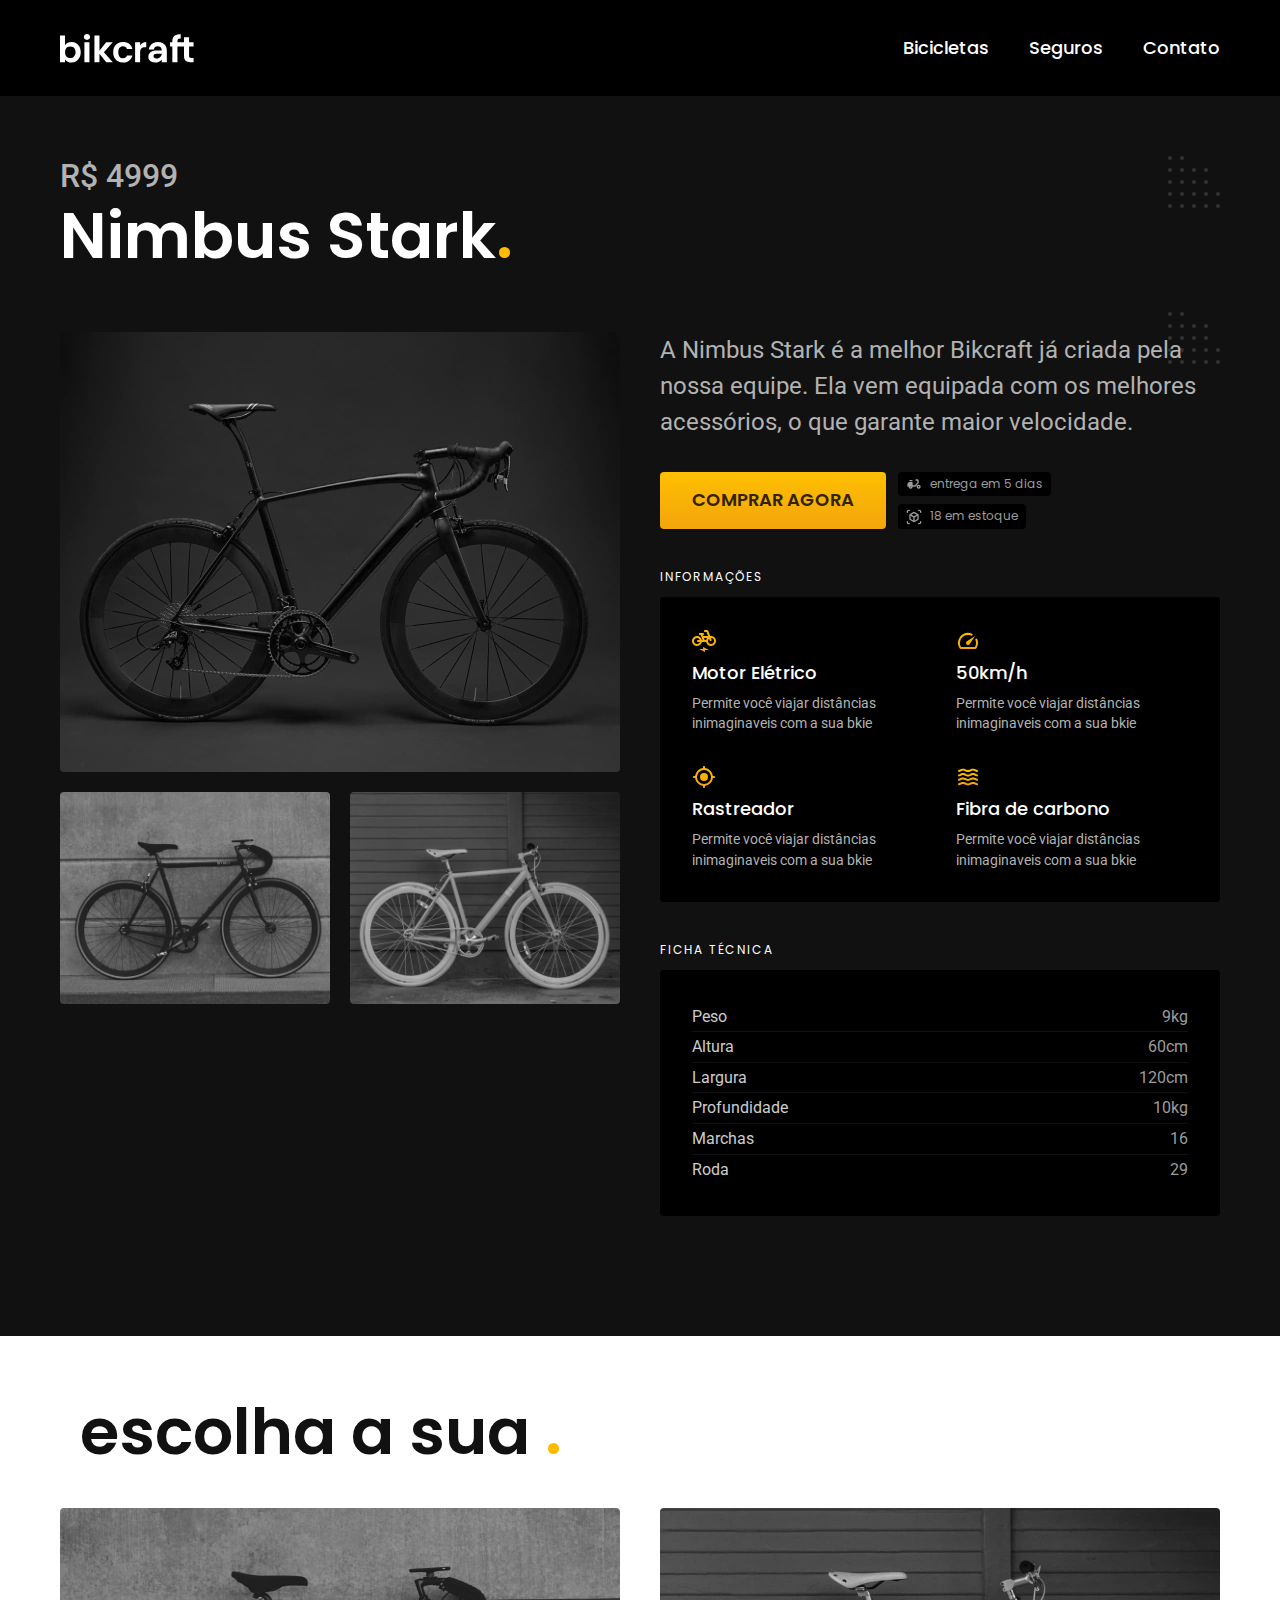
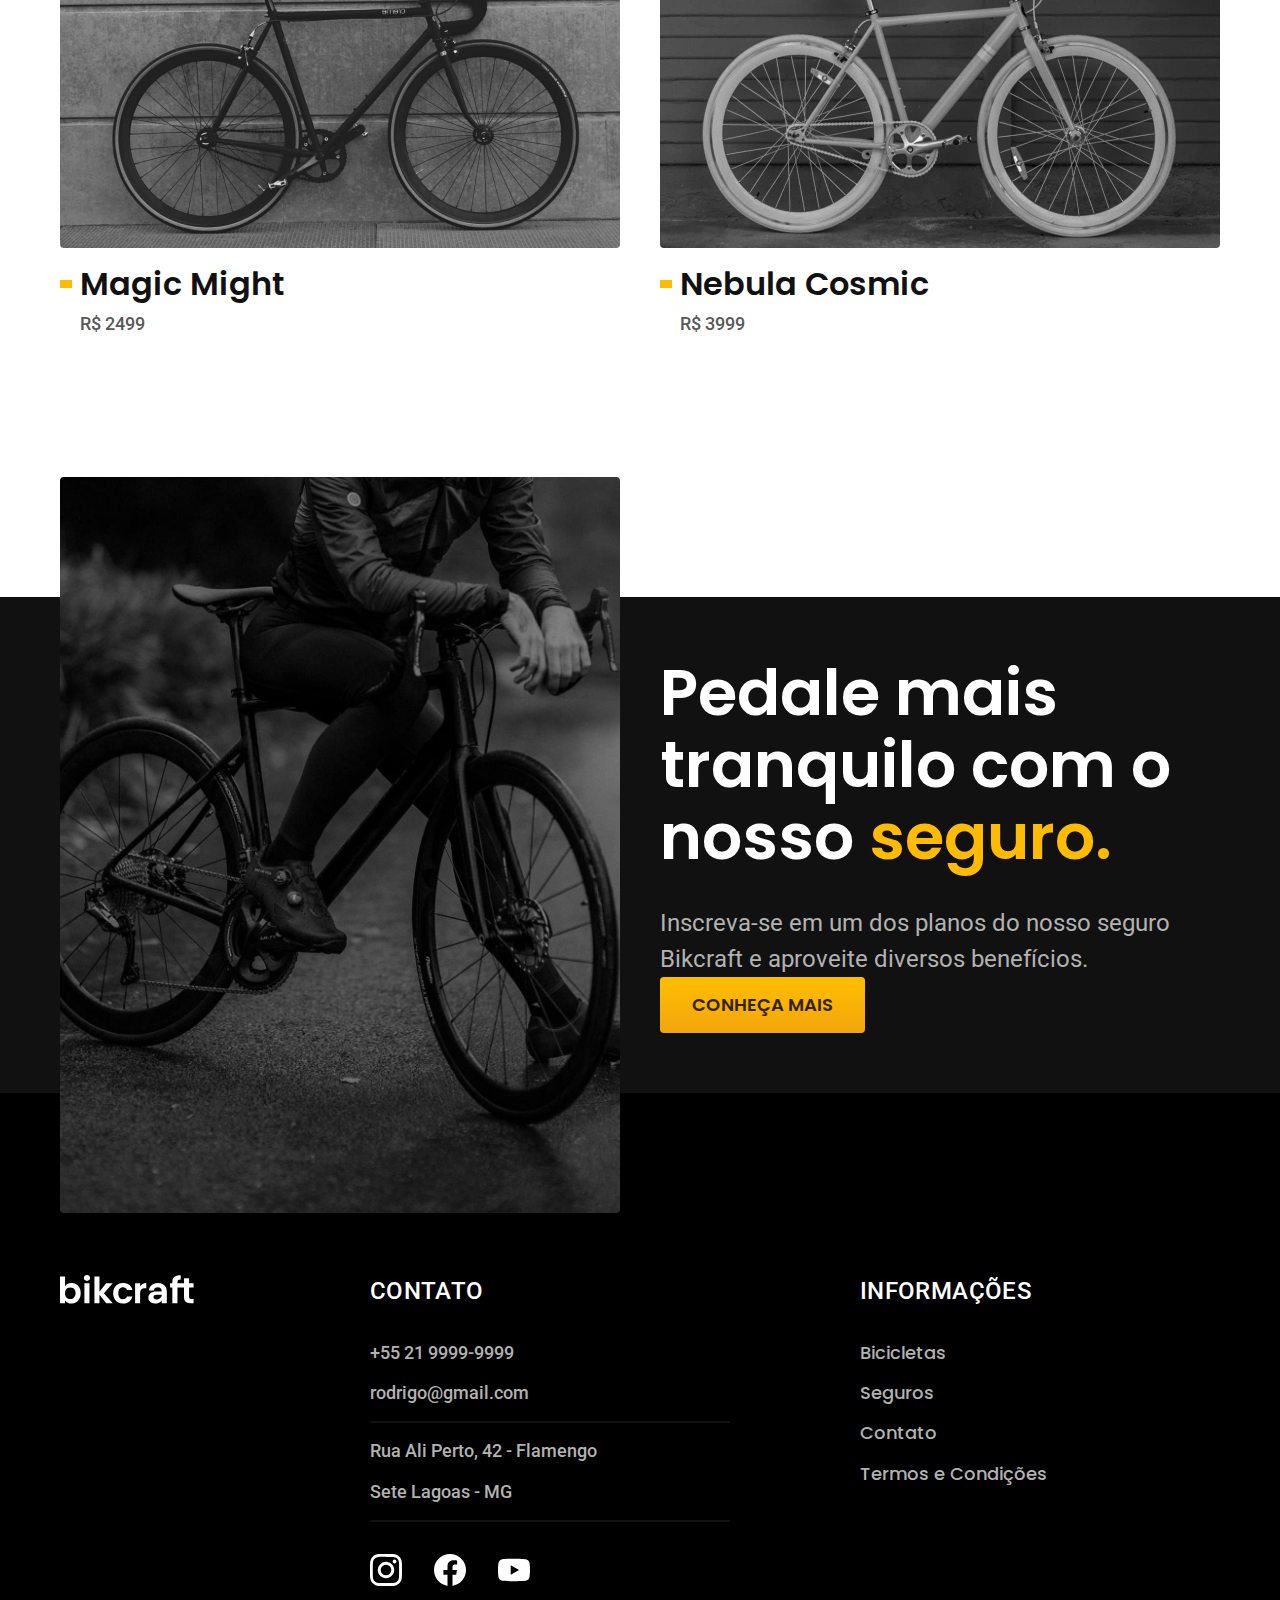
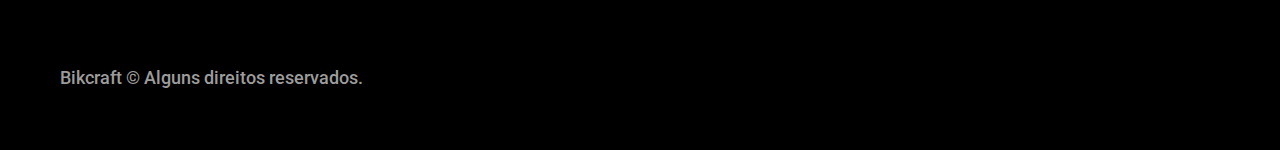
<file: bicicletas/nimbus.html>
<!DOCTYPE html>
<html lang="pt-br">

<head>
  <meta charset="UTF-8">
  <meta name="viewport" content="width=device-width, initial-scale=1.0">
  <title>Termos e Condições - Bikcraft </title>
  <meta name="description" content="Termos e Condições">

  <link rel="icon" href="../favicon.svg" type="image/svg+xml">
  <link rel="preload" href="../css/style.min.css" as="style">
  <link rel="stylesheet" href="../css/style.min.css">

  <script> document.documentElement.classList.add('js')</script>
  <link rel="preconnect" href="https://fonts.googleapis.com">
  <link rel="preconnect" href="https://fonts.gstatic.com" crossorigin>
  <link href="https://fonts.googleapis.com/css2?family=Merriweather:ital,wght@1,900&family=Poppins:wght@400;600&family=Roboto:wght@400;500&display=swap" rel="stylesheet">


</head>

<body id="bicicleta">
  <header class="header-bg">
    <div class="header container">
      <a href="../">
        <img src="../img/bikcraft.svg" alt="Bikcraft">
      </a>

      <nav aria-label="primaria">
        <ul class="header-menu font-1-m cor-0">
          <li><a href="../bicicletas.html">Bicicletas</a></li>
          <li><a href="../seguros.html">Seguros</a></li>
          <li><a href="../contato.html">Contato</a></li>
        </ul>
      </nav>
    </div>
  </header>

  <main class="titulo-bg">
    <div>
      <div class="titulo container">
        <p class="font-2-xl cor-5">R$ 4999</p>
        <h1 class="font-1-xxl cor-0">Nimbus Stark<span class="cor-p1">.</span></h1>
      </div>
    </div>

    <div class="bicicleta container">
      <div class="bicicleta-imagens">
        <img src="../img/bicicleta/nimbus1.jpg" alt="Bicicleta 1">
        <img src="../img/bicicleta/nimbus2.jpg" alt="Bicicleta 2">
        <img src="../img/bicicleta/nimbus3.jpg" alt="Bicicleta 3">
      </div>
      <div class="bicicleta-conteudo">
        <p class="font-2-l cor-5">A Nimbus Stark é a melhor Bikcraft já criada pela nossa equipe. Ela vem equipada com os melhores acessórios, o que garante maior velocidade.</p>
        <div class="bicicleta-comprar">
          <a class="botao" href="../orcamento.html?tipo=bikcraft&produto=nimbus">Comprar Agora</a>
          <span class="font-1-xs cor-6"><img src="../img/icones/entrega.svg" alt="">entrega em 5 dias</span>
          <span class="font-1-xs cor-6"><img src="../img/icones/estoque.svg" alt="">18 em estoque</span>
        </div>

        <h2 class="font-1-xs cor-0">Informações</h2>
        <ul class="bicicleta-informacoes">
          <li>
            <img src="../img/icones/eletrica.svg" alt="">
            <h3 class="font-1-m cor-0">Motor Elétrico</h3>
            <p class="font-2-xs cor-5">Permite você viajar distâncias inimaginaveis com a sua bkie</p>
          </li>
          <li>
            <img src="../img/icones/velocidade.svg" alt="">
            <h3 class="font-1-m cor-0">50km/h</h3>
            <p class="font-2-xs cor-5">Permite você viajar distâncias inimaginaveis com a sua bkie</p>
          </li>
          <li>
            <img src="../img/icones/rastreador.svg" alt="">
            <h3 class="font-1-m cor-0">Rastreador</h3>
            <p class="font-2-xs cor-5">Permite você viajar distâncias inimaginaveis com a sua bkie</p>
          </li>
          <li>
            <img src="../img/icones/carbono.svg" alt="">
            <h3 class="font-1-m cor-0">Fibra de carbono</h3>
            <p class="font-2-xs cor-5">Permite você viajar distâncias inimaginaveis com a sua bkie</p>
          </li>
        </ul>
        <h2 class="font-1-xs cor-0">Ficha Técnica</h2>
        <ul class="bicicleta-ficha font-2-s cor-4">
          <li>Peso <span>9kg</span></li>
          <li>Altura <span>60cm</span></li>
          <li>Largura <span>120cm</span></li>
          <li>Profundidade <span>10kg</span></li>
          <li>Marchas <span>16</span></li>
          <li>Roda <span>29</span></li>
        </ul>
      </div>
    </div>
  </main>
  <article class="bicicletas-lista  container">
    <h2 class="container font-1-xxl">escolha a sua <span class="cor-p1">.</span>
    </h2>

    <ul>
      <li>
        <a href="./magic.html">
          <img src="../img/bicicletas/magic.jpg" alt="Bicicleta preta">
          <h3 class="font-1-xl">Magic Might</h3>
          <span class="font-2-m cor-8">R$ 2499</span>
        </a>
      </li>

      <li>
        <a href="./nebula.html">
          <img src="../img/bicicletas/nebula.jpg" alt="Bicicleta preta">
          <h3 class="font-1-xl">Nebula Cosmic</h3>
          <span class="font-2-m cor-8">R$ 3999</span>
        </a>
      </li>
    </ul>
  </article>

  <article class="seguro-bg">
    <div class="seguro container">
      <div class="seguro-imagem">
        <img src="../img/fotos/seguros.jpg" alt="Pessoa parada em cima de uma bicicleta">
      </div>
      <div class="seguro-conteudo">
        <h2 class="font-1-xxl cor-0">Pedale mais tranquilo com o nosso <span class="cor-p1">seguro.</span></h2>
        <p class="font-2-l cor-5">Inscreva-se em um dos planos do nosso seguro
          Bikcraft e aproveite diversos benefícios.</p>
        <a class="botao" href="../seguros.html">Conheça Mais</a>
      </div>
    </div>

  </article>

  <footer class="footer-bg">
    <div class="footer container">
      <img src="../img/bikcraft.svg" alt="Bikcraft">
      <div class="footer-contato">
        <h3 class="font-2-l-b cor-0">Contato</h3>
        <ul class="font-2-m cor-5">
          <li><a href="tel:+552199999999">+55 21 9999-9999</a></li>
          <li><a href="mailto:rodrigo@gmail.com">rodrigo@gmail.com</a></li>
          <li>Rua Ali Perto, 42 - Flamengo</li>
          <li>Sete Lagoas - MG</li>
        </ul>
        <div class="footer-redes">
          <a href="../">
            <img src="../img/redes/instagram.svg" alt="Instagram">
          </a>
          <a href="../">
            <img src="../img/redes/facebook.svg" alt="Facebook">
          </a>
          <a href="../">
            <img src="../img/redes/youtube.svg" alt="Youtube">
          </a>
        </div>
      </div>
      <div class="footer-informacoes">
        <h3 class="font-2-l-b cor-0">Informações</h3>
        <nav>
          <ul class="font-1-m cor-5">
            <li><a href="../bicicletas.html">Bicicletas</a></li>
            <li><a href="../seguros.html">Seguros</a></li>
            <li><a href="../contato.html">Contato</a></li>
            <li><a href="../contato.html">Termos e Condições</a></li>
          </ul>
        </nav>
      </div>
      <p class="footer-copy font-2-m cor-6">Bikcraft © Alguns direitos reservados.</p>
    </div>
  </footer>
  <script src="../js/script.js"></script>
</body>

</html>
</file>
<file: css/style.min.css>
body {
  margin: 0;
  font-family: Arial, Helvetica, sans-serif;
  color: #111;
}
blockquote,
dd,
h1,
h2,
h3,
h4,
p,
ul {
  margin: 0;
}
ul {
  padding: 0;
  list-style: none;
}
a {
  text-decoration: none;
  color: inherit;
}
img {
  max-width: 100%;
  height: auto;
  display: block;
}
img[src$=".jpg"] {
  border-radius: 4px;
}
.font-1-xs {
  font: 400 0.75rem/1.35 Poppins, sans-serif;
}
.font-2-xs {
  font: 400 0.875rem/1.43 Roboto, sans-serif;
}
.font-1-s {
  font: 400 1rem/1.5 Poppins, sans-serif;
}
.font-2-s {
  font: 400 1rem/1.35 Roboto, sans-serif;
}
.font-1-m,
.font-1-m-b {
  font: 500 1.125rem/1.35 Poppins, sans-serif;
}
.font-1-m-b {
  font-weight: 600;
}
.font-2-m {
  font: 500 1.125rem/1.35 Roboto, sans-serif;
}
.font-1-l {
  font: 400 1.5rem/1.5 Poppins, sans-serif;
}
.font-2-l,
.font-2-l-b {
  font: 400 1.5rem/1.5 Roboto, sans-serif;
}
.font-2-l-b {
  font-weight: 500;
  letter-spacing: 0.015em;
  text-transform: uppercase;
}
.font-1-xl {
  font: 600 2rem/1.25 Poppins, sans-serif;
}
.font-2-xl {
  font: 500 2rem/1.25 Roboto, sans-serif;
}
.font-1-xxl {
  font: 600 4rem/1.125 Poppins, sans-serif;
}
@media (max-width: 1200px) {
  .font-1-xxl {
    font-size: 3rem;
  }
  .font-2-l,
  .font-2-l-b {
    font-size: 1.125rem;
  }
}
@media (max-width: 800px) {
  .font-1-xxl {
    font-size: 2rem;
  }
  .font-1-xl,
  .font-2-xl {
    font: 600 1.5rem/1.25 Poppins, sans-serif;
  }
}
:root {
  --cor-0: #ffffff;
  --cor-1: #f7f7f7;
  --cor-2: #ededed;
  --cor-3: #dedede;
  --cor-4: #cccccc;
  --cor-5: #b2b2b2;
  --cor-6: #9c9c9c;
  --cor-7: #717171;
  --cor-8: #595959;
  --cor-9: #404040;
  --cor-10: #2e2e2e;
  --cor-11: #111111;
  --cor-12: #000000;
  --cor-p1: #ffbb00;
  --cor-p2: #e4a30b;
  --cor-p3: #a66f00;
  --cor-p4: #664400;
  --cor-p5: #332200;
}
.cor-0 {
  color: var(--cor-0);
}
.cor-1 {
  color: var(--cor-1);
}
.cor-2 {
  color: var(--cor-2);
}
.cor-3 {
  color: var(--cor-3);
}
.cor-4 {
  color: var(--cor-4);
}
.cor-5 {
  color: var(--cor-5);
}
.cor-6 {
  color: var(--cor-6);
}
.cor-7 {
  color: var(--cor-7);
}
.cor-8 {
  color: var(--cor-8);
}
.cor-9 {
  color: var(--cor-9);
}
.cor-10 {
  color: var(--cor-10);
}
.cor-11 {
  color: var(--cor-11);
}
.cor-12 {
  color: var(--cor-12);
}
.cor-p1 {
  color: var(--cor-p1);
}
.cor-p2 {
  color: var(--cor-p2);
}
.cor-p3 {
  color: var(--cor-p3);
}
.cor-p4 {
  color: var(--cor-p4);
}
.cor-p5 {
  color: var(--cor-p5);
}
.js .fadeInDown {
  transform: translate3d(0, -20px, 0);
}
.js .fadeInUp {
  transform: translate3d(0, 20px, 0);
}
.js .fadeInRight {
  transform: translate3d(20px, 0, 0);
}
.js .fadeInLeft {
  transform: translate3d(-20px, 0, 0);
}
.js [data-anime] {
  opacity: 0;
}
.js .anime {
  opacity: 1;
  transform: none;
  transition: transform 0.8s, opacity 0.8s;
}
.header-bg {
  background-color: var(--cor-12);
}
.header {
  display: flex;
  flex-wrap: wrap;
  gap: 20px;
  justify-content: space-between;
  align-items: center;
  padding-top: 20px;
  padding-bottom: 20px;
}
.header-menu {
  display: flex;
  flex-wrap: wrap;
  gap: 40px;
}
.header-menu a {
  display: inline-block;
  padding: 16px 0;
  position: relative;
}
.header-menu a:after {
  content: "";
  display: block;
  height: 2px;
  width: 0;
  background: var(--cor-0);
  margin-top: 4px;
  transition: 0.3s;
  position: absolute;
}
.header-menu a.ativo::after,
.header-menu a:hover:after {
  width: 100%;
}
@media (max-width: 800px) {
  .header-menu {
    gap: 20px;
  }
  .header-menu a {
    background-color: var(--cor-11);
    padding: 12px 16px;
    border-radius: 4px;
  }
  .header-menu a:hover {
    background-color: var(--cor-10);
  }
  .header a:after {
    display: none;
  }
}
@media (max-width: 600px) {
  .header-menu {
    gap: 12px;
  }
  .header-menu a {
    padding: 8px 12px;
    font-size: 14px;
  }
}
.footer-bg {
  background-color: var(--cor-12);
}
.footer {
  display: grid;
  grid-template-columns: 3fr 5fr 4fr;
  gap: 40px;
  padding-top: 60px;
  padding-bottom: 60px;
}
.footer h3 {
  margin-bottom: 32px;
}
.footer-contato ul {
  margin-bottom: 32px;
}
.footer-contato li:nth-child(2n):after {
  content: "";
  display: block;
  max-width: 360px;
  height: 2px;
  background: var(--cor-11);
  margin-top: 16px;
}
.footer li {
  margin-bottom: 16px;
}
.footer-redes {
  display: flex;
  gap: 32px;
}
.footer a:hover {
  color: var(--cor-0);
}
.footer-copy {
  grid-column: 1/-1;
  margin-top: 40px;
}
@media (max-width: 800px) {
  .footer > img {
    display: none;
  }
  .footer {
    grid-template-columns: 1fr 1fr;
  }
}
@media (max-width: 600px) {
  .footer {
    grid-template-columns: 1fr;
    gap: 60px;
  }
  .footer-copy {
    margin-top: 0;
  }
}
.container {
  box-sizing: border-box;
  max-width: 1200px;
  padding-left: 20px;
  padding-right: 20px;
  margin-left: auto;
  margin-right: auto;
}
.botao {
  display: inline-block;
  padding: 16px 32px;
  background: linear-gradient(#ffbf00, #f2a50c);
  border-radius: 4px;
  box-shadow: 0 1px 2px rgba(0, 0, 0, 0.1);
  text-transform: uppercase;
  color: var(--cor-p5);
  font: 600 1.125rem/1.35 Poppins, sans-serif;
  max-width: max-content;
  border: none;
  cursor: pointer;
}
.botao:hover {
  background: linear-gradient(#ffb60d, #e59317);
}
.botao.secundario {
  background: var(--cor-10);
  color: var(--cor-2);
}
.botao.secundario:hover {
  background: var(--cor-9);
}
.botao.seta {
  display: flex;
  align-items: center;
}
.botao.seta::after {
  content: "";
  display: inline-block;
  width: 18px;
  height: 10px;
  margin-left: 12px;
  background: url("../img/icones/seta.svg");
  transition: transform 0.2s;
}
.botao.seta:hover:after {
  transform: translateX(4px);
}
@media (max-width: 600px) {
  .botao {
    padding: 12px 16px;
    font-size: 1rem;
  }
}
.link {
  display: inline-block;
  color: var(--cor-p1);
  font: 500 1.5rem/1.5 Poppins, sans-serif;
  text-transform: uppercase;
}
.link::after {
  content: "";
  display: block;
  width: 100%;
  height: 4px;
  background-color: currentColor;
}
.link:hover {
  color: var(--cor-0);
}
.titulo-bg {
  padding-top: 60px;
  padding-bottom: 60px;
  background-color: var(--cor-11);
}
.titulo {
  background: url("../img/dec/top-right.svg") no-repeat top right 20px;
}
.titulo p {
  margin-bottom: 4px;
}
@media (max-width: 800px) {
  .titulo-bg {
    padding-top: 40px;
    padding-bottom: 40px;
  }
  .titulo p {
    font-size: 1rem;
    text-transform: lowercase;
    font-weight: 400;
  }
}
.form {
  display: grid;
  grid-template-columns: 1fr 1fr;
  gap: 20px;
}
.form label {
  display: block;
  font: 400 1rem/1.5 Poppins, sans-serif;
  margin-bottom: 4px;
}
.form .col-2 {
  grid-column: span 2;
}
.form input[type="email"],
.form input[type="text"],
.form textarea {
  font: 400 1rem/1.5 Roboto, sans-serif;
  background: var(--cor-1);
  border: 1px solid var(--cor-2);
  padding: 12px;
  border-radius: 4px;
  width: 100%;
  box-sizing: border-box;
}
.form input[type="email"]:focus,
.form input[type="text"]:focus,
.form textarea:focus {
  outline: 0;
  border-color: var(--cor-p1);
  background: var(--cor-0);
  box-shadow: 0 0 0 2px #fea;
}
@media (max-width: 600px) {
  .form {
    grid-template-columns: 1fr;
  }
  .form .col-2 {
    grid-column: 1;
  }
}
.introducao-bg {
  background: var(--cor-12) url("../img/dec/bottom-left.svg") no-repeat bottom
    160px left 20px;
  box-shadow: inset 0 -120px var(--cor-0);
}
.introducao {
  display: grid;
  grid-template-columns: 1fr 1fr;
  gap: 0 40px;
}
.introducao-conteudo {
  align-self: end;
  padding-bottom: 200px;
}
.introducao img {
  width: 100%;
  height: 100%;
  object-fit: cover;
  border-radius: 4px;
}
.introducao h1 {
  margin-bottom: 32px;
}
.introducao p {
  margin-bottom: 20px;
}
@media (max-width: 800px) {
  .introducao-bg {
    background: var(-cor-11);
    padding-top: 40px;
    box-shadow: inset 0 -60px var(--cor-0);
  }
  .introducao {
    grid-template-columns: 1fr;
    gap: 32px;
  }
  .introducao-conteudo {
    padding-bottom: 0;
  }
  .introducao h1 {
    margin-bottom: 16px;
  }
  .introducao img {
    height: 300px;
    width: 100%;
  }
}
.tecnologia-bg {
  background-color: var(--cor-11);
  box-shadow: inset 0 80px var(--cor-0), inset 0 -80px var(--cor-0);
}
.tecnologia {
  display: grid;
  grid-template-columns: 1fr 1fr;
  gap: 40px;
}
.tecnologia-imagem img {
  width: 100%;
  height: 100%;
  object-fit: cover;
  object-position: left;
}
.tecnologia-conteudo {
  padding-top: 160px;
  padding-bottom: 160px;
}
.tecnologia-conteudo > span {
  display: block;
  margin-bottom: 20px;
}
.tecnologia-conteudo h2 {
  margin-bottom: 32px;
}
.tecnologia-conteudo > p {
  margin-bottom: 32px;
}
.tecnologia a {
  margin-bottom: 80px;
}
.tecnologia-vantagens {
  display: flex;
  gap: 40px;
}
.tecnologia-vantagens h3 {
  margin-bottom: 8px;
  width: max-content;
}
.tecnologia-vantagens img {
  width: 24px;
  margin-bottom: 8px;
}
@media (max-width: 800px) {
  .tecnologia-bg {
    box-shadow: initial;
  }
  .tecnologia {
    grid-template-columns: 1fr;
  }
  .tecnologia-conteudo {
    padding-top: 60px;
    padding-bottom: 60px;
  }
  .tecnologia-imagem {
    display: none;
  }
  .tecnologia a {
    margin-bottom: 60px;
  }
}
@media (max-width: 600px) {
  .tecnologia-vantagens {
    flex-direction: column;
  }
}
.parceiros {
  padding-top: 60px;
  padding-bottom: 120px;
}
.parceiros h2 {
  margin-bottom: 60px;
}
.parceiros ul {
  padding: 0 20px;
  max-width: 1400px;
  display: grid;
  grid-template-columns: repeat(4, 1fr);
  margin: 0 auto;
}
.parceiros li {
  display: flex;
  padding: 32px;
  border-left: 2px solid var(--cor-2);
}
.parceiros img {
  margin: auto;
}
.parceiros li:first-child,
.parceiros li:nth-child(5) {
  border-left: none;
}
.parceiros li:nth-child(n + 5) {
  border-top: 2px solid var(--cor-2);
}
@media (max-width: 800px) {
  .parceiros {
    padding-bottom: 60px;
  }
  .parceiros li {
    padding: 20px;
  }
  .parceiros h2 {
    margin-bottom: 20px;
  }
  .parceiros ul {
    grid-template-columns: repeat(2, 1fr);
  }
  .parceiros li:nth-child(n + 3) {
    border-top: 2px solid var(--cor-2);
  }
  .parceiros li:nth-child(odd) {
    border-left: none;
  }
}
.depoimento {
  display: grid;
  grid-template-columns: 1fr 1fr;
  background-color: var(--cor-p1);
  overflow: hidden;
}
.depoimento img {
  width: 100%;
  height: 100%;
  object-fit: cover;
  border-radius: 0;
}
.depoimento-conteudo {
  padding: 40px 40px 80px 80px;
  align-self: end;
  background: url("../img/dec/bottom-right-p.svg") no-repeat bottom 40px right
    40px;
}
.depoimento-conteudo p {
  max-width: 32ch;
  font-family: Merriweather, serif;
  font-style: italic;
  font-weight: 900;
  margin-bottom: 32px;
  position: relative;
}
.depoimento p::after,
.depoimento p::before {
  color: var(--cor-p2);
  font-size: 5rem;
  position: absolute;
}
.depoimento p::before {
  content: "“";
  color: var(--cor-p2);
  left: -50px;
  top: -20px;
}
.depoimento p::after {
  content: "”";
}
@media (min-width: 1200px) {
  .depoimento img {
    max-height: 520px;
  }
}
@media (max-width: 800px) {
  .depoimento {
    grid-template-columns: 1fr;
    text-align: center;
  }
  .depoimento img {
    max-height: 200px;
  }
  .depoimento-conteudo {
    padding: 40px 20px;
    justify-self: center;
  }
}
.bicicletas-lista {
  padding-top: 60px;
  padding-bottom: 120px;
}
.bicicletas-lista h2 {
  margin-bottom: 40px;
}
.bicicletas-lista ul {
  display: flex;
  gap: 40px;
  padding: 0 20px 20px 20px;
  max-width: 1400px;
  margin-left: auto;
  margin-right: auto;
  overflow-x: auto;
}
#bicicleta .bicicletas-lista ul {
  padding: 0 0 20px 0;
}
.bicicletas-lista li {
  flex: 1;
  min-width: 280px;
}
.bicicletas-lista a {
  display: block;
}
.bicicletas-lista img {
  margin-bottom: 16px;
}
.bicicletas-lista h3 {
  margin-bottom: 8px;
  display: flex;
  align-items: center;
}
.bicicletas-lista h3::before {
  content: "";
  background-color: var(--cor-p1);
  display: inline-block;
  height: 8px;
  width: 12px;
  margin-right: 8px;
  background-color: var(--cor-p1);
  transition: width 0.2s;
}
.bicicletas-lista a:hover h3::before {
  width: 24px;
}
.bicicletas-lista li span {
  padding-left: 20px;
}
@media (max-width: 800px) {
  .bicicletas-lista {
    padding-bottom: 60px;
  }
  .bicicletas-lista ul {
    gap: 20px;
  }
}
.bicicletas-bg {
  background-image: linear-gradient(
    to right,
    var(--cor-0) 30%,
    var(--cor-11) 0
  );
}
.bicicletas {
  display: grid;
  grid-template-columns: 1fr 1fr;
  gap: 40px;
  padding-top: 60px;
  padding-bottom: 60px;
}
.bicicletas-imagem {
  display: grid;
}
.bicicletas-imagem img {
  grid-area: 1/1;
}
.bicicletas-imagem span {
  grid-area: 1/1;
  place-self: start end;
  margin-top: 20px;
  background: var(--cor-12);
  display: inline-block;
  padding: 8px 16px 8px 8px;
  border-radius: 4px 00 4px;
}
.bicicletas-conteudo {
  display: grid;
  grid-template-columns: 1fr auto;
  align-content: start;
}
.bicicletas h2,
.bicicletas p {
  grid-column: 1/-1;
}
.bicicletas h2 {
  margin-bottom: 20px;
}
.bicicletas h2:before {
  content: "";
  display: block;
  width: 12px;
  height: 8px;
  background-color: var(--cor-p1);
  margin-bottom: 8px;
}
.bicicletas p {
  margin-bottom: 32px;
}
.bicicletas a {
  place-self: end;
}
.bicicletas li {
  display: flex;
  align-items: center;
}
.bicicletas li + li {
  margin-top: 16px;
}
.bicicletas-conteudo img {
  width: 24px;
  margin-right: 8px;
}
@media (max-width: 800px) {
  .bicicletas-bg {
    background: var(--cor-11);
  }
  .bicicletas {
    grid-template-columns: 1fr;
    gap: 20px;
    padding-top: 40px;
    padding-bottom: 40px;
  }
}
@media (max-width: 600px) {
  .bicicletas-conteudo {
    grid-column: 1fr;
  }
  .bicicletas ul {
    font-size: 1rem;
    margin-bottom: 32px;
  }
  .bicicletas a {
    place-self: start;
  }
}
.bicicleta {
  display: grid;
  grid-template-columns: 1fr 1fr;
  align-items: start;
  gap: 40px;
  padding-top: 60px;
  padding-bottom: 60px;
  background: url("../img/dec/top-right.svg") no-repeat top 40px right 20px;
}
#bicicleta .titulo p {
  text-transform: uppercase;
}
.bicicleta-imagens {
  display: flex;
  flex-wrap: wrap;
  gap: 20px;
}
.bicicleta-imagens img {
  flex: 1;
  min-width: 200px;
}
.bicicleta-imagens img:first-child {
  min-width: 100%;
}
.bicicleta-conteudo > p {
  margin-bottom: 32px;
}
.bicicleta-comprar {
  display: grid;
  grid-template-columns: max-content auto;
  align-items: center;
  justify-items: start;
  gap: 8px 12px;
  margin-bottom: 40px;
}
.bicicleta-comprar a {
  grid-row: span 2;
}
.bicicleta-comprar span {
  display: flex;
  align-items: center;
  background-color: var(--cor-12);
  gap: 8px;
  padding: 4px 8px;
  border-radius: 4px;
}
.bicicleta-conteudo h2 {
  text-transform: uppercase;
  letter-spacing: 0.15em;
  margin-bottom: 12px;
}
.bicicleta-ficha,
.bicicleta-informacoes {
  padding: 32px;
  background-color: var(--cor-12);
  border-radius: 4px;
}
.bicicleta-informacoes {
  margin-bottom: 40px;
  display: grid;
  grid-template-columns: 1fr 1fr;
  gap: 32px;
}
.bicicleta-informacoes img {
  width: 24px;
  margin-bottom: 8px;
}
.bicicleta-informacoes h3 {
  margin-bottom: 8px;
}
.bicicleta-ficha li {
  padding: 4px 0;
  display: flex;
  justify-content: space-between;
  border-bottom: 1px solid var(--cor-11);
}
.bicicleta-ficha li:last-child {
  border-bottom: none;
}
.bicicleta-ficha span {
  color: var(--cor-6);
}
@media (max-width: 800px) {
  .bicicleta {
    grid-template-columns: 1fr;
    padding-top: 40px;
    padding-bottom: 40px;
  }
  .bicicleta-imagens {
    grid-row: 2;
  }
}
@media (max-width: 400px) {
  .bicicleta-informacoes {
    grid-template-columns: 1fr;
  }
  .bicicleta-comprar {
    grid-template-columns: 1fr;
  }
}
.seguro-bg {
  background-color: var(--cor-11);
  box-shadow: inset 0 120px var(--cor-0), inset 0 -120px var(--cor-12);
}
.seguro {
  display: grid;
  grid-template-columns: 1fr 1fr;
  gap: 40px;
}
.seguro-imagem img {
  width: 100%;
  height: 100%;
  object-fit: cover;
}
.seguro-conteudo {
  padding-top: 180px;
  padding-bottom: 180px;
}
.seguro h2 {
  margin-bottom: 32px;
}
.seguro p {
  margin-bottom: 20;
}
@media (max-width: 800px) {
  .seguro-bg {
    box-shadow: inset 0 -60px var(--cor-12);
  }
  .seguro {
    grid-template-columns: 1fr;
  }
  .seguro-conteudo {
    grid-row: 1;
    padding-top: 40px;
    padding-bottom: 0;
  }
}
.seguros-bg {
  background: var(--cor-11);
}
.seguros {
  padding-top: 60px;
  padding-bottom: 60px;
  display: grid;
  grid-template-columns: 1fr 1fr;
  gap: 40px;
  align-items: center;
}
#seguros .seguros {
  padding-top: 0;
}
.seguros h2 {
  grid-column: 1/-1;
}
.seguros-item {
  background-color: var(--cor-12);
  padding: 32px 32px 32px 60px;
  display: grid;
  grid-template-columns: 1fr auto;
  border-radius: 4px;
}
.seguros-item h3 {
  margin-bottom: 40px;
}
.seguros-item span {
  grid-column: 2;
  display: block;
  text-align: right;
}
.seguros-item ul {
  grid-column: 1/-1;
  margin-bottom: 32px;
}
.seguros-item li {
  display: flex;
  align-items: center;
  position: relative;
}
.seguros-item li + li {
  margin-top: 20px;
}
.seguros-item li::before {
  content: "";
  display: block;
  width: 13px;
  height: 9px;
  background-image: url("../img/icones/lista.svg");
  position: absolute;
  left: -21px;
}
.seguros-item a {
  grid-column: 1/-1;
}
@media (max-width: 800px) {
  .seguros {
    grid-template-columns: 1fr;
  }
}
.vantagens-bg {
  background-color: var(--cor-12);
}
.vantagens {
  padding-top: 120px;
  padding-bottom: 120px;
}
.vantagens h2 {
  margin-bottom: 60px;
}
.vantagens ul {
  display: grid;
  grid-template-columns: repeat(auto-fit, minmax(280px max-content));
  gap: 40px 80px;
}
.vantagens h3,
.vantagens img {
  margin-bottom: 8px;
}
@media (max-width: 800px) {
  .vantagens {
    padding-top: 60px;
    padding-bottom: 60px;
  }
  .vantagens h2 {
    margin-bottom: 40px;
  }
  .vantagens ul {
    gap: 20px;
  }
}
.perguntas {
  padding-bottom: 120px;
  padding-top: 120px;
}
.perguntas h2 {
  margin-bottom: 60px;
}
.perguntas dl > div {
  padding: 20px;
  border-radius: 4px;
}
.perguntas dl > div:nth-child(odd) {
  background-color: var(--cor-1);
}
.perguntas button {
  display: grid;
  grid-template-columns: auto 1fr auto;
  align-items: center;
  gap: 8px;
  cursor: pointer;
  border: none;
  background: 0 0;
  width: 100%;
  text-align: left;
}
.perguntas button::before {
  content: "";
  display: inline-block;
  width: 12px;
  height: 8px;
  background-color: var(--cor-p1);
}
.perguntas button::after {
  content: "";
  display: inline-block;
  width: 14px;
  height: 6px;
  background: url("../img/icones/seta-abrir.svg");
}
.perguntas button:hover:after,
.perguntas button[aria-expanded="true"]::after {
  transform: rotate(180deg);
  transition: 0.3s;
}
.js .perguntas dd {
  display: none;
}
.js .perguntas dd.ativa {
  display: block;
}
.perguntas dd {
  padding-left: 20px;
  padding-top: 16px;
  max-width: 80ch;
}
@media (max-width: 800px) {
  .perguntas {
    padding-top: 60px;
    padding-bottom: 60px;
  }
  .perguntas h2 {
    margin-bottom: 40px;
  }
}
#contato {
  background: linear-gradient(var(--cor-11) 600px, var(--cor-1) 0);
}
.contato {
  display: grid;
  grid-template-columns: 5fr 7fr;
}
.contato-dados,
.contato-formulario {
  padding: 60px;
  box-shadow: 0 1px 2px rgba(0, 0, 0, 0.1);
}
.contato-dados {
  border-radius: 5px 0 0 5px;
  background: var(--cor-12) url("../img/dec/bottom-left.svg") no-repeat bottom
    20px left 20px;
}
.contato-formulario {
  border-radius: 0 5px 5px 0;
  background: var(--cor-0) url("../img/dec/bottom-right.svg") no-repeat bottom
    20px right 20px;
}
.contato-dados h2 {
  margin-bottom: 60px;
}
.contato-endereço {
  margin-bottom: 32px;
  padding-left: 28px;
  background: url("../img/icones/local.svg") no-repeat 0 2px;
}
.contato-endereço p {
  margin-bottom: 8px;
}
.contato-meios a {
  display: block;
  max-width: max-content;
  margin-bottom: 8px;
  padding-left: 28px;
}
.contato-meios a:hover {
  color: var(--cor-0);
}
.contato-meios a:first-child {
  background: url("../img/icones/email.svg") no-repeat 0 2px;
}
.contato-meios a:nth-child(2) {
  margin-bottom: 32px;
}
.contato-meios a:nth-child(3) {
  background: url("../img/icones/telefone.svg") no-repeat 0 2px;
  margin-bottom: 60px;
}
.contato-redes {
  display: flex;
  gap: 32px;
  padding-left: 28px;
}
@media (max-width: 800px) {
  .contato {
    grid-template-columns: 1fr;
  }
  .contato-dados,
  .contato-formulario {
    padding: 20px;
  }
  .contato-dados {
    border-radius: 5px 5px 0 0;
    background: var(--cor-12);
  }
  .contato-formulario {
    border-radius: 0 0 5px 5px;
  }
  .contato-dados h2,
  .contato-meios a:nth-child(3) {
    margin-bottom: 32px;
  }
  .contato-redes {
    margin-bottom: 12px;
  }
}
.lojas {
  display: grid;
  grid-template-columns: 1fr 1fr;
  gap: 0 40px;
  padding-top: 120px;
  padding-bottom: 120px;
}
.lojas h2 {
  grid-column: 1/-1;
  margin-bottom: 60px;
}
.lojas img {
  border-radius: 4px 4px 0 0;
}
.lojas-item {
  border-radius: 4px;
  background: var(--cor-0);
  box-shadow: 0 1 2px rgba(0, 0, 0, 0.1);
}
.lojas-conteudo {
  display: grid;
  grid-template-columns: 1fr 1fr;
  gap: 32px 16px;
  padding: 32px;
}
.lojas-conteudo h3,
.lojas-tempo {
  grid-column: 1/-1;
}
.lojas-dados {
  display: grid;
  gap: 8px;
  border-left: 2px solid var(--cor-2);
  padding-left: 12px;
}
.lojas-tempo {
  display: flex;
  align-items: center;
}
@media (max-width: 800px) {
  .lojas {
    gap: 20px;
    padding-top: 60px;
    padding-bottom: 60px;
  }
  .lojas h2 {
    margin-bottom: 32px;
  }
  .lojas-conteudo {
    grid-template-columns: 1fr;
  }
}
@media (max-width: 600px) {
  .lojas {
    grid-template-columns: 1fr;
  }
}
#orcamento {
  background: linear-gradient(var(--cor-11) 600px, var(--cor-1) 0);
}
.orcamento {
  display: grid;
  grid-template-columns: 5fr 7fr;
  padding-bottom: 120px;
}
.orcamento h2 {
  text-transform: uppercase;
  position: relative;
  display: flex;
  align-items: center;
}
.orcamento h2::before {
  content: "";
  display: inline-block;
  width: 4px;
  height: 8px;
  background-color: var(--cor-p1);
  position: absolute;
  left: -12px;
}
.orcamento-dados,
.orcamento-produto {
  padding: 60px;
  box-shadow: 0 1px 2px rgba(0, 0, 0, 0.1);
}
.orcamento-produto {
  border-radius: 5px 0 0 5px;
  background: var(--cor-12) url("../img/dec/top-right.svg") no-repeat top 40px
    right 20px;
  display: grid;
  grid-template-columns: 1fr 1fr;
  gap: 20px;
  align-content: start;
}
.orcamento-produto > * {
  grid-column: 1/-1;
}
.orcamento-produto label {
  grid-column: initial;
}
.orcamento-produto label {
  font: 400 1rem/1.5 Poppins, sans-serif;
  color: var(--cor-4);
  background-color: var(--cor-10);
  padding: 12px 16px;
  border-radius: 4px;
  cursor: pointer;
  display: grid;
  grid-template-columns: auto 1fr auto;
  align-items: center;
  border: 1px solid var(--cor-10);
}
.orcamento-produto input:checked + label {
  background: var(--cor-0);
  color: var(--cor-11);
}
.orcamento-produto label::before {
  content: "";
  display: inline-block;
  box-sizing: border-box;
  width: 12px;
  height: 12px;
  border: 1px solid var(--cor-6);
  border-radius: 50%;
  margin-right: 8px;
}
.orcamento-produto input:checked + label::before {
  border-color: var(--cor-7);
  box-shadow: inset 0 0 0 3px var(--cor-0), inset 0 0 0 6px var(--cor-7);
}
.orcamento-produto label:hover {
  background-color: var(--cor-9);
  border-color: var(--cor-9);
}
.orcamento-produto input:focus + label {
  box-shadow: 0 0 0 2px var(--cor-p1);
  border-color: var(--cor-12);
}
.orcamento-produto label span {
  display: none;
}
.orcamento-produto input:checked + label span {
  display: inline-block;
}
.orcamento-produto input {
  opacity: 0;
  position: absolute;
  pointer-events: none;
}
.orcamento-dados {
  border-radius: 0 5x 5px 0;
  background: var(--cor-0) url("../img/dec/bottom-right.svg") no-repeat top 20px
    right 20px;
}
.orcamento-conteudo {
  display: none;
}
.orcamento-conteudo h2,
.orcamento-dados h2:nth-of-type(n + 2) {
  margin-top: 20px;
}
#bikcraft:checked ~ #orcamento-bikcraft,
#seguro:checked ~ #orcamento-seguro {
  display: grid;
  gap: 20px;
}
.orcamento-detalhes {
  display: none;
  background: var(--cor-0);
  padding: 20px;
  grid-template-columns: 1fr 1fr;
  border-radius: 4px;
  align-items: center;
}
.orcamento-detalhes li {
  display: flex;
  align-items: center;
  margin-bottom: 8px;
}
.orcamento-detalhes li img {
  width: 16px;
  margin-right: 8px;
}
.orcamento-produto input:checked + label + .orcamento-detalhes {
  display: grid;
}
@media (max-width: 1200px) {
  .orcamento-dados,
  .orcamento-produto {
    padding: 32px;
  }
}
@media (max-width: 800px) {
  .orcamento {
    grid-template-columns: 1fr;
  }
  .orcamento-produtos {
    border-radius: 5px 5px 0 0;
    background: var(--cor-12);
  }
  .orcamento-dados {
    border-radius: 0 0 5px 5px;
  }
}
@media (max-width: 400px) {
  .orcamento-produto {
    grid-template-columns: 1fr;
  }
}
.termos {
  padding-top: 80px;
  padding-bottom: 80px;
}
.termos h2 {
  font-weight: 600;
  margin-bottom: 20px;
}
.termos p + h2 {
  margin-top: 40px;
}
.termos p {
  max-width: 75ch;
  margin-bottom: 24px;
}
</file>
